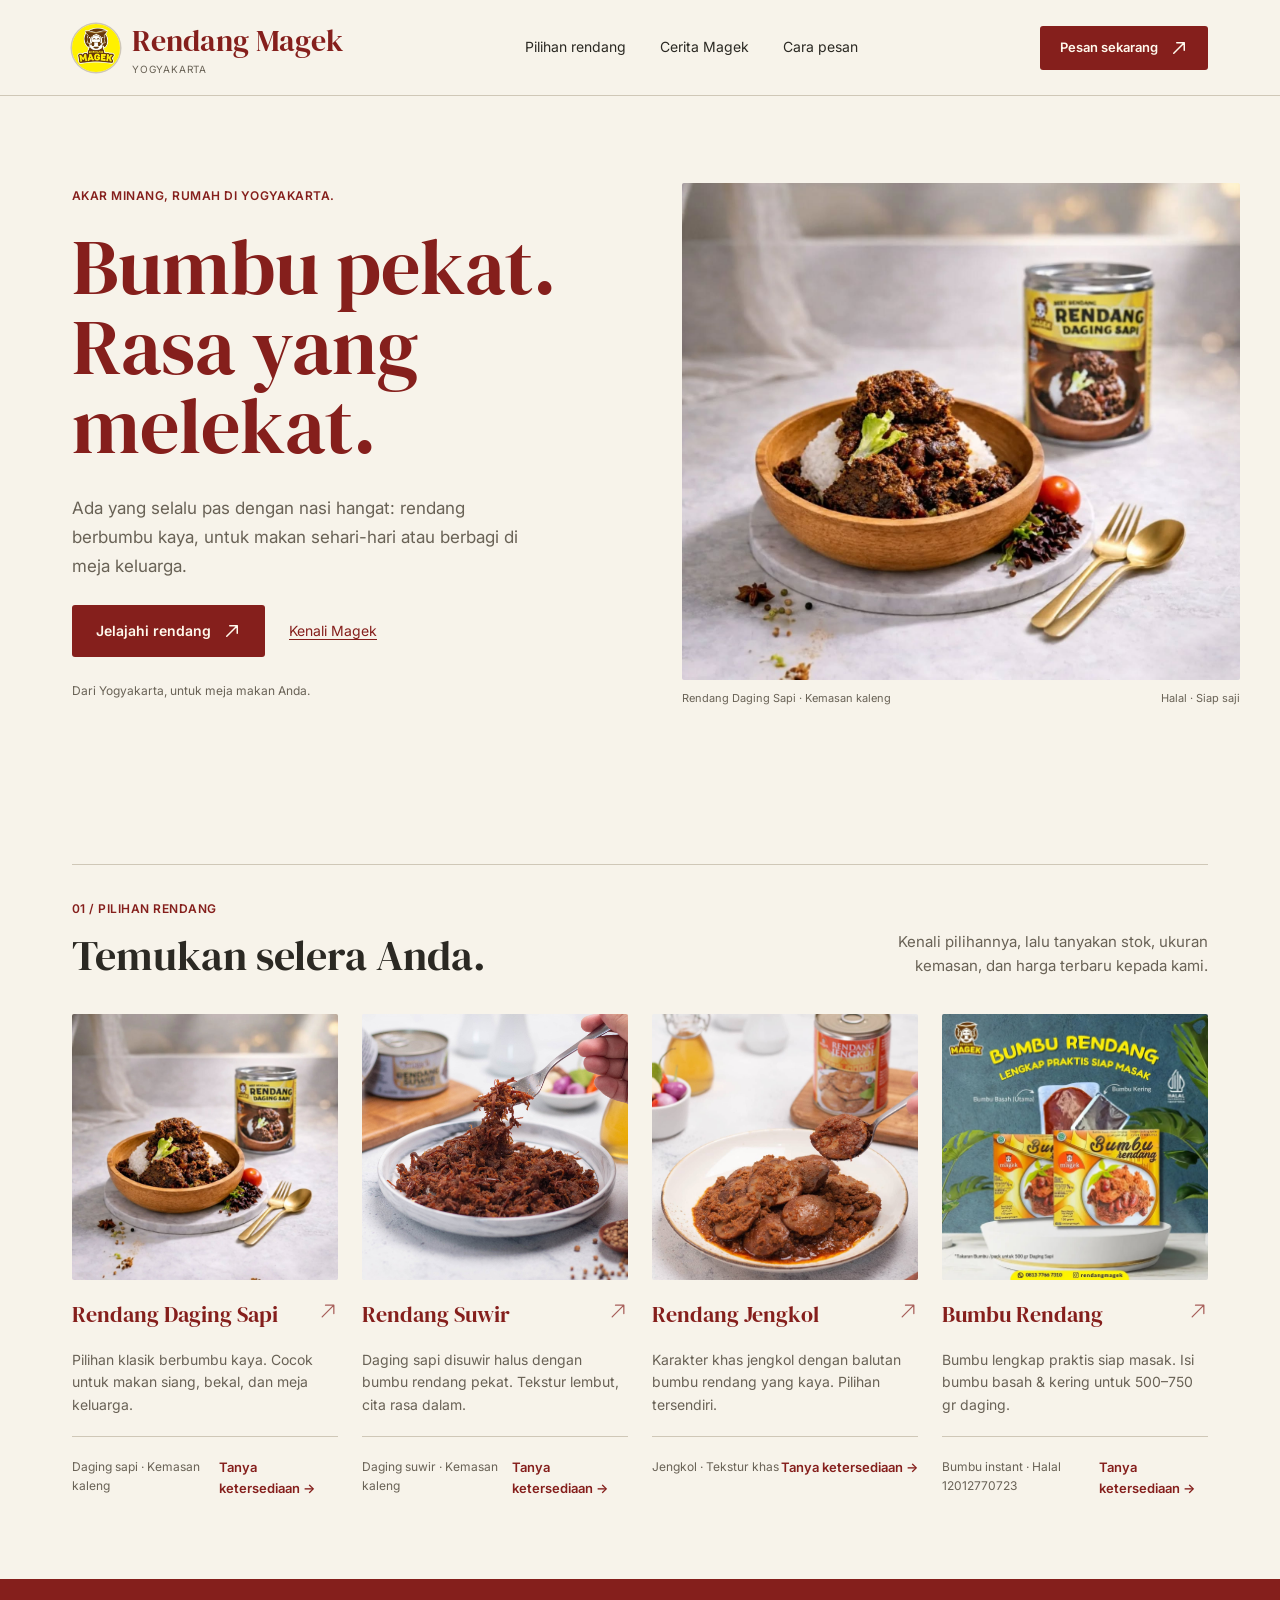
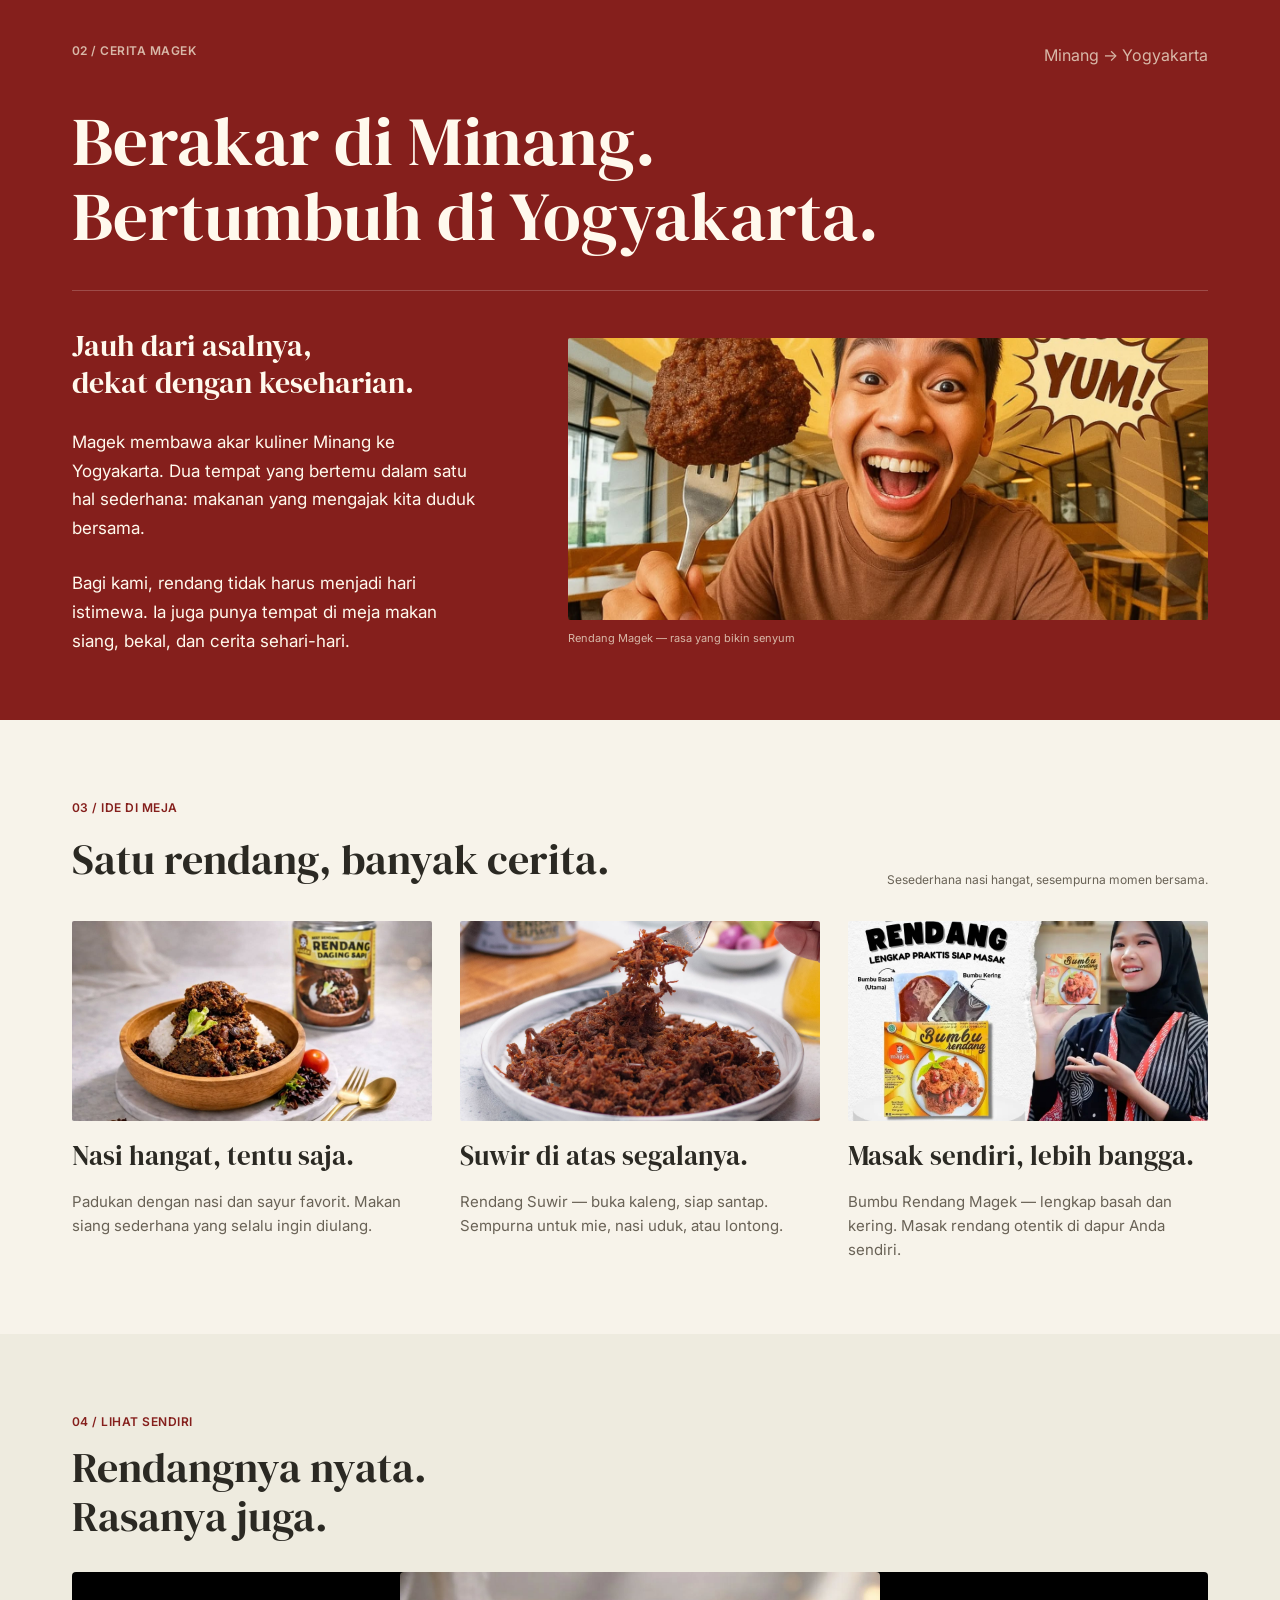
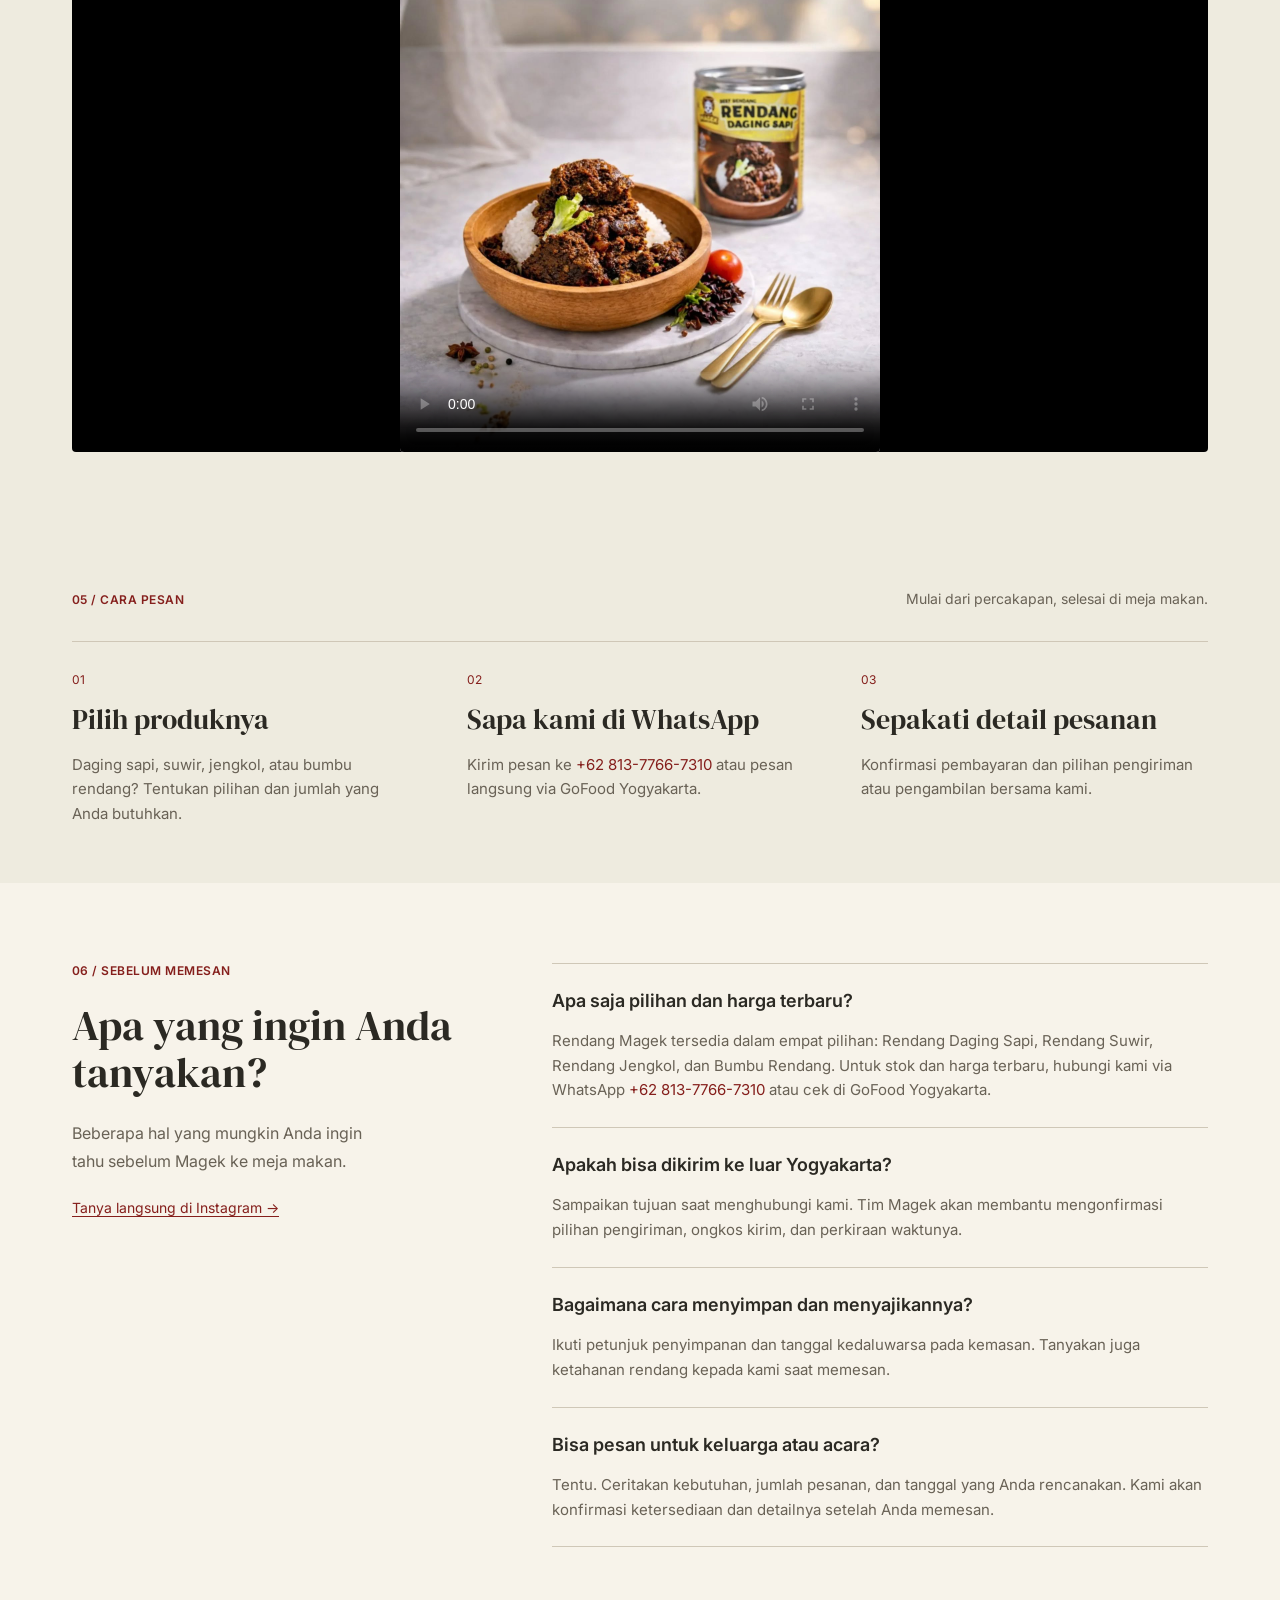
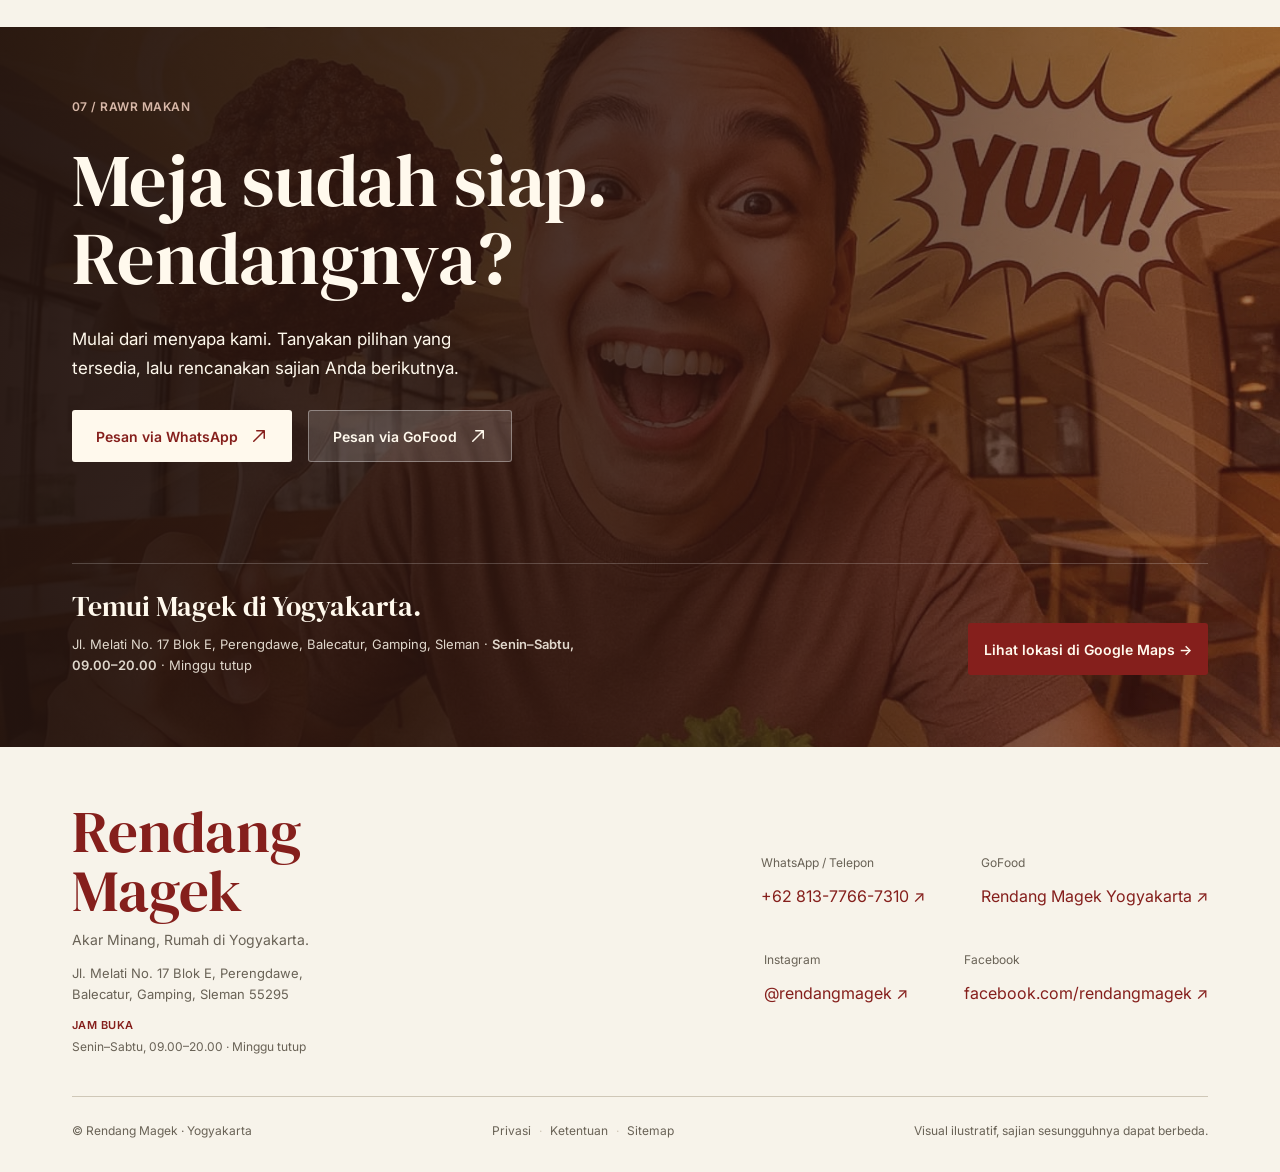
<file: index.html>
<!DOCTYPE html>
<html lang="id" prefix="og: https://ogp.me/ns#">
<head>
  <meta charset="UTF-8" />
  <meta name="viewport" content="width=device-width, initial-scale=1.0" />

  <!-- ========== PRIMARY SEO ========== -->
  <title>Rendang Magek Yogyakarta — Rendang Daging Sapi, Jengkol, Suwir &amp; Bumbu Rendang Khas Minangkabau</title>
  <meta name="description" content="Rendang Magek, rendang otentik khas Minangkabau di Yogyakarta. Tersedia Rendang Daging Sapi, Jengkol, Suwir, dan Bumbu Rendang praktis. Bersertifikat Halal. Pesan via WhatsApp atau GoFood." />
  <meta name="keywords" content="rendang magek, rendang yogyakarta, rendang minangkabau, rendang daging sapi, rendang jengkol, rendang suwir, bumbu rendang, rendang halal, rendang gamping sleman, beli rendang yogyakarta, rendang kemasan yogyakarta" />
  <meta name="robots" content="index, follow, max-snippet:-1, max-image-preview:large, max-video-preview:-1" />
  <meta name="author" content="Rendang Magek" />
  <meta name="geo.region" content="ID-YO" />
  <meta name="geo.placename" content="Gamping, Sleman, Yogyakarta" />
  <meta name="geo.position" content="-7.8130914;110.291462" />
  <meta name="ICBM" content="-7.8130914, 110.291462" />
  <link rel="canonical" href="https://rendang-magek.vercel.app/" />

  <!-- ========== OPEN GRAPH ========== -->
  <meta property="og:type" content="website" />
  <meta property="og:url" content="https://rendang-magek.vercel.app/" />
  <meta property="og:title" content="Rendang Magek — Bumbu pekat. Rasa yang melekat." />
  <meta property="og:description" content="Rendang otentik khas Minangkabau, hadir di Yogyakarta. Rendang Daging Sapi, Jengkol, Suwir, dan Bumbu Rendang. Halal certified. Pesan via WhatsApp atau GoFood." />
  <meta property="og:image" content="https://rendang-magek.vercel.app/gambar/produk1.jpeg" />
  <meta property="og:image:width" content="1440" />
  <meta property="og:image:height" content="1440" />
  <meta property="og:image:alt" content="Rendang Magek — Rendang Daging Sapi dalam mangkuk kayu dengan kaleng produk" />
  <meta property="og:locale" content="id_ID" />
  <meta property="og:site_name" content="Rendang Magek" />

  <!-- ========== TWITTER CARD ========== -->
  <meta name="twitter:card" content="summary_large_image" />
  <meta name="twitter:title" content="Rendang Magek — Bumbu pekat. Rasa yang melekat." />
  <meta name="twitter:description" content="Rendang otentik khas Minangkabau di Yogyakarta. Halal certified. Pesan via WhatsApp atau GoFood." />
  <meta name="twitter:image" content="https://rendang-magek.vercel.app/gambar/produk1.jpeg" />

  <!-- ========== SCHEMA.ORG JSON-LD ========== -->
  <script type="application/ld+json">
  {
    "@context": "https://schema.org",
    "@graph": [
      {
        "@type": "LocalBusiness",
        "@id": "https://rendang-magek.vercel.app/#business",
        "name": "Rendang Magek",
        "alternateName": "Rendang Magek Yogyakarta",
        "description": "Rendang Magek adalah usaha rendang otentik khas Minangkabau yang berlokasi di Yogyakarta, Indonesia. Menyajikan Rendang Daging Sapi, Rendang Suwir, Rendang Jengkol, dan Bumbu Rendang praktis. Bersertifikat Halal Indonesia No. 12012770723.",
        "url": "https://rendang-magek.vercel.app/",
        "telephone": "+62813-7766-7310",
        "image": "https://rendang-magek.vercel.app/gambar/produk1.jpeg",
        "logo": "https://rendang-magek.vercel.app/gambar/logo.jpg",
        "priceRange": "Rp",
        "servesCuisine": ["Minangkabau", "Indonesian"],
        "foundingLocation": {
          "@type": "Place",
          "name": "Yogyakarta, Indonesia"
        },
        "slogan": "Bumbu pekat. Rasa yang melekat.",
        "address": {
          "@type": "PostalAddress",
          "streetAddress": "Jl. Jatimas Permai, Jl. Melati No. 17 Blok E, Perengdawe, Balecatur",
          "addressLocality": "Gamping",
          "addressRegion": "Sleman",
          "postalCode": "55295",
          "addressCountry": "ID"
        },
        "geo": { "@type": "GeoCoordinates", "latitude": -7.8130914, "longitude": 110.291462 },
        "openingHoursSpecification": [
          {
            "@type": "OpeningHoursSpecification",
            "dayOfWeek": ["Monday","Tuesday","Wednesday","Thursday","Friday","Saturday"],
            "opens": "09:00",
            "closes": "20:00"
          }
        ],
        "sameAs": [
          "https://www.instagram.com/rendangmagek",
          "https://www.facebook.com/rendangmagek",
          "https://www.google.com/maps/place/Rendang+Magek/@-7.8130914,110.291462,17z"
        ],
        "hasMap": "https://www.google.com/maps/place/Rendang+Magek/@-7.8130914,110.291462,17z/data=!3m1!4b1!4m6!3m5!1s0x2e7a57822d2afd87:0x7fc4419632ce32b3!8m2!3d-7.8130914!4d110.291462!16s%2Fg%2F11cp7p2lmk",
        "menu": "https://rendang-magek.vercel.app/#produk",
        "acceptsReservations": false,
        "currenciesAccepted": "IDR",
        "paymentAccepted": "Transfer Bank, GoPay, OVO, QRIS"
      },
      {
        "@type": "WebSite",
        "@id": "https://rendang-magek.vercel.app/#website",
        "url": "https://rendang-magek.vercel.app/",
        "name": "Rendang Magek",
        "publisher": { "@id": "https://rendang-magek.vercel.app/#business" },
        "inLanguage": "id-ID"
      },
      {
        "@type": "WebPage",
        "@id": "https://rendang-magek.vercel.app/#webpage",
        "url": "https://rendang-magek.vercel.app/",
        "name": "Rendang Magek Yogyakarta — Rendang Daging Sapi, Jengkol, Suwir & Bumbu Rendang Khas Minangkabau",
        "datePublished": "2026-10-18",
        "dateModified": "2026-10-18",
        "isPartOf": { "@id": "https://rendang-magek.vercel.app/#website" },
        "about": { "@id": "https://rendang-magek.vercel.app/#business" },
        "inLanguage": "id-ID",
        "breadcrumb": {
          "@type": "BreadcrumbList",
          "itemListElement": [{ "@type": "ListItem", "position": 1, "name": "Beranda", "item": "https://rendang-magek.vercel.app/" }]
        }
      },
      {
        "@type": "ItemList",
        "name": "Produk Rendang Magek",
        "description": "Pilihan produk rendang otentik Minangkabau dari Rendang Magek Yogyakarta",
        "url": "https://rendang-magek.vercel.app/#produk",
        "numberOfItems": 4,
        "itemListElement": [
          {
            "@type": "ListItem",
            "position": 1,
            "item": {
              "@type": "Product",
              "name": "Rendang Daging Sapi",
              "description": "Rendang daging sapi khas Minangkabau dengan bumbu kelapa pekat tradisional. Kemasan kaleng siap saji. Bersertifikat Halal Indonesia.",
              "image": "https://rendang-magek.vercel.app/gambar/produk1.jpeg",
              "brand": { "@type": "Brand", "name": "Rendang Magek" },
              "offers": {
                "@type": "Offer",
                "availability": "https://schema.org/InStock",
                "priceCurrency": "IDR",
                "price": "0",
                "priceSpecification": {
                  "@type": "PriceSpecification",
                  "priceCurrency": "IDR",
                  "description": "Hubungi WhatsApp untuk harga terbaru"
                },
                "seller": { "@type": "Organization", "name": "Rendang Magek" },
                "url": "https://wa.me/6281377667310"
              }
            }
          },
          {
            "@type": "ListItem",
            "position": 2,
            "item": {
              "@type": "Product",
              "name": "Rendang Suwir",
              "description": "Daging sapi disuwir halus dengan bumbu rendang pekat khas Minangkabau. Kemasan kaleng siap saji. Bersertifikat Halal Indonesia.",
              "image": "https://rendang-magek.vercel.app/gambar/rendang-suwir.jpg",
              "brand": { "@type": "Brand", "name": "Rendang Magek" },
              "offers": {
                "@type": "Offer",
                "availability": "https://schema.org/InStock",
                "priceCurrency": "IDR",
                "price": "0",
                "priceSpecification": {
                  "@type": "PriceSpecification",
                  "priceCurrency": "IDR",
                  "description": "Hubungi WhatsApp untuk harga terbaru"
                },
                "seller": { "@type": "Organization", "name": "Rendang Magek" },
                "url": "https://wa.me/6281377667310"
              }
            }
          },
          {
            "@type": "ListItem",
            "position": 3,
            "item": {
              "@type": "Product",
              "name": "Rendang Jengkol",
              "description": "Rendang jengkol dengan bumbu kering kelapa panggang khas Minangkabau. Kemasan kaleng siap saji. Bersertifikat Halal Indonesia.",
              "image": "https://rendang-magek.vercel.app/gambar/rendang-jengkol.jpg",
              "brand": { "@type": "Brand", "name": "Rendang Magek" },
              "offers": {
                "@type": "Offer",
                "availability": "https://schema.org/InStock",
                "priceCurrency": "IDR",
                "price": "0",
                "priceSpecification": {
                  "@type": "PriceSpecification",
                  "priceCurrency": "IDR",
                  "description": "Hubungi WhatsApp untuk harga terbaru"
                },
                "seller": { "@type": "Organization", "name": "Rendang Magek" },
                "url": "https://wa.me/6281377667310"
              }
            }
          },
          {
            "@type": "ListItem",
            "position": 4,
            "item": {
              "@type": "Product",
              "name": "Bumbu Rendang Magek",
              "description": "Bumbu rendang lengkap praktis siap masak. Isi bumbu basah dan bumbu kering untuk 500–750 gr daging sapi. Bersertifikat Halal Indonesia No. 12012770723.",
              "image": "https://rendang-magek.vercel.app/gambar/bumbu-rendang-2.jpg",
              "brand": { "@type": "Brand", "name": "Rendang Magek" },
              "offers": {
                "@type": "Offer",
                "availability": "https://schema.org/InStock",
                "priceCurrency": "IDR",
                "price": "0",
                "priceSpecification": {
                  "@type": "PriceSpecification",
                  "priceCurrency": "IDR",
                  "description": "Hubungi WhatsApp untuk harga terbaru"
                },
                "seller": { "@type": "Organization", "name": "Rendang Magek" },
                "url": "https://wa.me/6281377667310"
              }
            }
          }
        ]
      },
      {
        "@type": "FAQPage",
        "mainEntity": [
          {
            "@type": "Question",
            "name": "Apa saja pilihan produk Rendang Magek?",
            "acceptedAnswer": { "@type": "Answer", "text": "Rendang Magek tersedia dalam empat pilihan: Rendang Daging Sapi, Rendang Jengkol, Rendang Suwir, dan Bumbu Rendang praktis. Semua produk bersertifikat Halal Indonesia." }
          },
          {
            "@type": "Question",
            "name": "Apakah Rendang Magek bisa dikirim ke luar Yogyakarta?",
            "acceptedAnswer": { "@type": "Answer", "text": "Ya, pengiriman ke luar Yogyakarta tersedia. Hubungi tim Rendang Magek via WhatsApp +62 813-7766-7310 untuk konfirmasi ongkos kirim dan perkiraan waktu." }
          },
          {
            "@type": "Question",
            "name": "Bagaimana cara menyimpan dan menyajikan rendang Magek?",
            "acceptedAnswer": { "@type": "Answer", "text": "Ikuti petunjuk penyimpanan dan tanggal kedaluwarsa pada kemasan. Tanyakan juga ketahanan produk kepada kami saat memesan." }
          },
          {
            "@type": "Question",
            "name": "Apakah Rendang Magek bisa dipesan untuk keluarga atau acara?",
            "acceptedAnswer": { "@type": "Answer", "text": "Ya, Rendang Magek melayani pesanan dalam jumlah besar. Ceritakan kebutuhan dan tanggal yang direncanakan via WhatsApp atau Instagram." }
          }
        ]
      }
    ]
  }
  </script>

  <!-- ========== AI & GEO SIGNALS ========== -->
  <link rel="alternate" type="text/plain" title="LLMs.txt" href="/llms.txt" />
  <meta name="revisit-after" content="7 days" />
  <meta name="language" content="Indonesian" />
  <meta name="coverage" content="Worldwide" />
  <meta name="classification" content="Food, Culinary, Indonesian Food" />

  <!-- ========== FAVICON & ICONS ========== -->
  <link rel="icon" type="image/x-icon" href="favicon.ico" />
  <link rel="icon" type="image/png" sizes="32x32" href="gambar/favicon-32.png" />
  <link rel="icon" type="image/png" sizes="16x16" href="gambar/favicon-16.png" />
  <link rel="apple-touch-icon" sizes="180x180" href="gambar/apple-touch-icon.png" />
  <link rel="manifest" href="site.webmanifest" />
  <meta name="theme-color" content="#851F1C" />
  <meta name="msapplication-TileColor" content="#851F1C" />
  <meta name="msapplication-TileImage" content="gambar/icon-192.png" />

  <link rel="preconnect" href="https://fonts.googleapis.com" />
  <link rel="preconnect" href="https://fonts.gstatic.com" crossorigin />
  <link href="https://fonts.googleapis.com/css2?family=DM+Serif+Display:ital@0;1&family=Inter:wght@400;600&display=swap" rel="stylesheet" />
  <link rel="stylesheet" href="style.css" />
</head>
<body>

  <!-- ===================== NAVIGASI ===================== -->
  <header class="nav" id="nav">
    <a href="/" class="nav__brand" aria-label="Rendang Magek — Beranda">
      <img
        src="gambar/logo.jpg"
        alt="Rendang Magek"
        class="nav__logo"
        width="48"
        height="48"
        loading="eager"
      />
      <div class="nav__brand-text">
        <span class="nav__brand-name">Rendang Magek</span>
        <span class="nav__brand-city">Yogyakarta</span>
      </div>
    </a>
    <nav class="nav__links" aria-label="Menu utama">
      <a href="#produk" class="nav__link">Pilihan rendang</a>
      <a href="#cerita" class="nav__link">Cerita Magek</a>
      <a href="#pesan" class="nav__link">Cara pesan</a>
    </nav>
    <a href="https://wa.me/6281377667310" target="_blank" rel="noopener" class="btn btn--nav" aria-label="Pesan via WhatsApp">
      Pesan sekarang
      <svg width="18" height="18" viewBox="0 0 18 18" fill="none" aria-hidden="true">
        <path d="M3.75 14.25L14.25 3.75M14.25 3.75H6.75M14.25 3.75V11.25" stroke="currentColor" stroke-width="1.5" stroke-linecap="round" stroke-linejoin="round"/>
      </svg>
    </a>
    <button class="nav__hamburger" aria-label="Buka menu" aria-expanded="false" aria-controls="mobile-menu">
      <span></span><span></span><span></span>
    </button>
  </header>

  <div class="mobile-menu" id="mobile-menu" aria-hidden="true" inert>
    <nav>
      <a href="#produk" class="mobile-menu__link" tabindex="-1">Pilihan rendang</a>
      <a href="#cerita" class="mobile-menu__link" tabindex="-1">Cerita Magek</a>
      <a href="#pesan" class="mobile-menu__link" tabindex="-1">Cara pesan</a>
      <a href="https://wa.me/6281377667310" target="_blank" rel="noopener" class="btn btn--dark" style="margin-top:8px;" tabindex="-1">Pesan via WhatsApp →</a>
    </nav>
  </div>

  <main>

    <!-- ===================== HERO ===================== -->
    <section class="hero" aria-labelledby="hero-headline">
      <div class="hero__copy">
        <p class="label-section">Akar Minang, rumah di Yogyakarta.</p>
        <h1 id="hero-headline" class="hero__headline">
          Bumbu pekat.<br>Rasa yang<br>melekat.
        </h1>
        <div class="hero__body">
          <p class="hero__desc">Ada yang selalu pas dengan nasi hangat: rendang berbumbu kaya, untuk makan sehari-hari atau berbagi di meja keluarga.</p>
          <div class="hero__ctas">
            <a href="#produk" class="btn btn--primary">
              Jelajahi rendang
              <svg width="18" height="18" viewBox="0 0 18 18" fill="none" aria-hidden="true">
                <path d="M3.75 14.25L14.25 3.75M14.25 3.75H6.75M14.25 3.75V11.25" stroke="currentColor" stroke-width="1.5" stroke-linecap="round" stroke-linejoin="round"/>
              </svg>
            </a>
            <a href="#cerita" class="link-underline">Kenali Magek</a>
          </div>
          <p class="hero__note">Dari Yogyakarta, untuk meja makan Anda.</p>
        </div>
      </div>

      <figure class="hero__visual" aria-label="Rendang Daging Sapi Magek dalam mangkuk kayu dengan kaleng produk">
        <div class="hero__img-wrap">
          <img
            src="gambar/produk1.jpeg"
            alt="Rendang Daging Sapi Magek dalam mangkuk kayu di atas alas marmer, dengan kaleng produk Rendang Magek di latar belakang"
            class="hero__img"
            width="718"
            height="640"
            loading="eager"
          />
        </div>
        <figcaption class="hero__caption">
          <span>Rendang Daging Sapi · Kemasan kaleng</span>
          <span>Halal · Siap saji</span>
        </figcaption>
      </figure>
    </section>

    <!-- ===================== PRODUK ===================== -->
    <section class="produk" id="produk" aria-labelledby="produk-headline">
      <div class="produk__inner">
        <div class="produk__divider" role="separator"></div>

        <div class="produk__header">
          <div class="produk__header-left">
            <p class="label-section">01 / Pilihan Rendang</p>
            <h2 id="produk-headline" class="produk__headline">Temukan selera Anda.</h2>
          </div>
          <p class="produk__header-note">Kenali pilihannya, lalu tanyakan stok, ukuran kemasan, dan harga terbaru kepada kami.</p>
        </div>

        <div class="produk__grid produk__grid--4">

          <!-- Produk 1: Rendang Daging Sapi -->
          <article class="produk__card produk__card--sm">
            <figure class="produk__foto produk__foto--sq">
              <img
                src="gambar/produk1.jpeg"
                alt="Rendang Daging Sapi Magek dalam mangkuk kayu dengan nasi putih dan kaleng produk"
                class="produk__foto-img"
                width="632"
                height="632"
                loading="lazy"
              />
            </figure>
            <div class="produk__nama-row">
              <h3 class="produk__nama produk__nama--sm">Rendang Daging Sapi</h3>
              <a href="https://wa.me/6281377667310" target="_blank" rel="noopener" aria-label="Pesan Rendang Daging Sapi">
                <svg width="20" height="20" viewBox="0 0 24 24" fill="none" aria-hidden="true">
                  <path d="M5 19L19 5M19 5H9M19 5V15" stroke="#851F1C" stroke-width="1.5" stroke-linecap="round" stroke-linejoin="round"/>
                </svg>
              </a>
            </div>
            <p class="produk__karakter produk__karakter--sm">Pilihan klasik berbumbu kaya. Cocok untuk makan siang, bekal, dan meja keluarga.</p>
            <div class="produk__divider" role="separator"></div>
            <div class="produk__info">
              <span class="produk__jenis">Daging sapi · Kemasan kaleng</span>
              <a href="https://wa.me/6281377667310" target="_blank" rel="noopener" class="produk__tanya">Tanya ketersediaan →</a>
            </div>
          </article>

          <!-- Produk 2: Rendang Suwir -->
          <article class="produk__card produk__card--sm">
            <figure class="produk__foto produk__foto--sq">
              <img
                src="gambar/rendang-suwir.jpg"
                alt="Rendang Suwir Magek — daging sapi disuwir halus berbumbu rendang pekat dalam piring putih, diangkat dengan garpu"
                class="produk__foto-img"
                width="632"
                height="632"
                loading="lazy"
              />
            </figure>
            <div class="produk__nama-row">
              <h3 class="produk__nama produk__nama--sm">Rendang Suwir</h3>
              <a href="https://wa.me/6281377667310" target="_blank" rel="noopener" aria-label="Pesan Rendang Suwir">
                <svg width="20" height="20" viewBox="0 0 24 24" fill="none" aria-hidden="true">
                  <path d="M5 19L19 5M19 5H9M19 5V15" stroke="#851F1C" stroke-width="1.5" stroke-linecap="round" stroke-linejoin="round"/>
                </svg>
              </a>
            </div>
            <p class="produk__karakter produk__karakter--sm">Daging sapi disuwir halus dengan bumbu rendang pekat. Tekstur lembut, cita rasa dalam.</p>
            <div class="produk__divider" role="separator"></div>
            <div class="produk__info">
              <span class="produk__jenis">Daging suwir · Kemasan kaleng</span>
              <a href="https://wa.me/6281377667310" target="_blank" rel="noopener" class="produk__tanya">Tanya ketersediaan →</a>
            </div>
          </article>

          <!-- Produk 3: Rendang Jengkol -->
          <article class="produk__card produk__card--sm">
            <figure class="produk__foto produk__foto--sq">
              <img
                src="gambar/rendang-jengkol.jpg"
                alt="Rendang Jengkol Magek — irisan jengkol berbumbu pekat dalam piring keramik putih, diangkat dengan sendok, dengan kaleng produk di latar belakang"
                class="produk__foto-img"
                width="632"
                height="632"
                loading="lazy"
              />
            </figure>
            <div class="produk__nama-row">
              <h3 class="produk__nama produk__nama--sm">Rendang Jengkol</h3>
              <a href="https://wa.me/6281377667310" target="_blank" rel="noopener" aria-label="Pesan Rendang Jengkol">
                <svg width="20" height="20" viewBox="0 0 24 24" fill="none" aria-hidden="true">
                  <path d="M5 19L19 5M19 5H9M19 5V15" stroke="#851F1C" stroke-width="1.5" stroke-linecap="round" stroke-linejoin="round"/>
                </svg>
              </a>
            </div>
            <p class="produk__karakter produk__karakter--sm">Karakter khas jengkol dengan balutan bumbu rendang yang kaya. Pilihan tersendiri.</p>
            <div class="produk__divider" role="separator"></div>
            <div class="produk__info">
              <span class="produk__jenis">Jengkol · Tekstur khas</span>
              <a href="https://wa.me/6281377667310" target="_blank" rel="noopener" class="produk__tanya">Tanya ketersediaan →</a>
            </div>
          </article>

          <!-- Produk 4: Bumbu Rendang -->
          <article class="produk__card produk__card--sm">
            <figure class="produk__foto produk__foto--sq">
              <img
                src="gambar/bumbu-rendang-2.jpg"
                alt="Bumbu Rendang Magek — kotak bumbu lengkap dengan bumbu basah dan bumbu kering, halal certified"
                class="produk__foto-img"
                width="632"
                height="632"
                loading="lazy"
              />
            </figure>
            <div class="produk__nama-row">
              <h3 class="produk__nama produk__nama--sm">Bumbu Rendang</h3>
              <a href="https://wa.me/6281377667310" target="_blank" rel="noopener" aria-label="Pesan Bumbu Rendang">
                <svg width="20" height="20" viewBox="0 0 24 24" fill="none" aria-hidden="true">
                  <path d="M5 19L19 5M19 5H9M19 5V15" stroke="#851F1C" stroke-width="1.5" stroke-linecap="round" stroke-linejoin="round"/>
                </svg>
              </a>
            </div>
            <p class="produk__karakter produk__karakter--sm">Bumbu lengkap praktis siap masak. Isi bumbu basah &amp; kering untuk 500–750 gr daging.</p>
            <div class="produk__divider" role="separator"></div>
            <div class="produk__info">
              <span class="produk__jenis">Bumbu instant · Halal 12012770723</span>
              <a href="https://wa.me/6281377667310" target="_blank" rel="noopener" class="produk__tanya">Tanya ketersediaan →</a>
            </div>
          </article>

        </div>
      </div>
    </section>

    <!-- ===================== CERITA ===================== -->
    <section class="cerita" id="cerita" aria-labelledby="cerita-headline">
      <div class="cerita__inner">
        <div class="cerita__top">
          <p class="label-section label-section--light">02 / Cerita Magek</p>
          <p class="cerita__asal label-section--light">Minang → Yogyakarta</p>
        </div>
        <h2 id="cerita-headline" class="cerita__headline">
          Berakar di Minang.<br>Bertumbuh di Yogyakarta.
        </h2>
        <div class="cerita__divider" role="separator"></div>
        <div class="cerita__body">
          <div class="cerita__teks">
            <p class="cerita__sub">Jauh dari asalnya,<br>dekat dengan keseharian.</p>
            <p class="cerita__para">Magek membawa akar kuliner Minang ke Yogyakarta. Dua tempat yang bertemu dalam satu hal sederhana: makanan yang mengajak kita duduk bersama.</p>
            <p class="cerita__para">Bagi kami, rendang tidak harus menjadi hari istimewa. Ia juga punya tempat di meja makan siang, bekal, dan cerita sehari-hari.</p>
          </div>
          <figure class="cerita__visual" aria-label="Foto iklan Rendang Magek — pria bahagia memegang rendang dengan garpu">
            <div class="cerita__img-wrap">
              <img
                src="gambar/iklan-rendang.jpeg"
                alt="Pria bahagia memegang garpu dengan rendang Magek, di depan piring nasi dengan sambal dan sayuran segar"
                class="cerita__img"
                width="800"
                height="800"
                loading="lazy"
              />
            </div>
            <figcaption class="cerita__keterangan">Rendang Magek — rasa yang bikin senyum</figcaption>
          </figure>
        </div>
      </div>
    </section>

    <!-- ===================== IDE SAJIAN ===================== -->
    <section class="ide" id="ide" aria-labelledby="ide-headline">
      <div class="ide__inner">
        <div class="ide__header">
          <div class="ide__header-left">
            <p class="label-section">03 / Ide di Meja</p>
            <h2 id="ide-headline" class="ide__headline">Satu rendang, banyak cerita.</h2>
          </div>
          <p class="ide__note">Sesederhana nasi hangat, sesempurna momen bersama.</p>
        </div>

        <div class="ide__grid">
          <article class="ide__card">
            <figure class="ide__foto">
              <img
                src="gambar/produk1.jpeg"
                alt="Rendang Daging Sapi dalam mangkuk kayu dengan nasi putih, sajian lengkap"
                class="ide__foto-img"
                width="413"
                height="230"
                loading="lazy"
              />
            </figure>
            <h3 class="ide__nama">Nasi hangat, tentu saja.</h3>
            <p class="ide__saran">Padukan dengan nasi dan sayur favorit. Makan siang sederhana yang selalu ingin diulang.</p>
          </article>

          <article class="ide__card">
            <figure class="ide__foto">
              <img
                src="gambar/rendang-suwir.jpg"
                alt="Rendang Suwir Magek diangkat dengan garpu, tekstur halus berbumbu pekat"
                class="ide__foto-img"
                width="413"
                height="230"
                loading="lazy"
              />
            </figure>
            <h3 class="ide__nama">Suwir di atas segalanya.</h3>
            <p class="ide__saran">Rendang Suwir — buka kaleng, siap santap. Sempurna untuk mie, nasi uduk, atau lontong.</p>
          </article>

          <article class="ide__card">
            <figure class="ide__foto">
              <img
                src="gambar/bumbu-rendang.jpg"
                alt="Bumbu Rendang Magek — kotak bumbu praktis untuk memasak rendang sendiri di rumah"
                class="ide__foto-img"
                width="413"
                height="230"
                loading="lazy"
              />
            </figure>
            <h3 class="ide__nama">Masak sendiri, lebih bangga.</h3>
            <p class="ide__saran">Bumbu Rendang Magek — lengkap basah dan kering. Masak rendang otentik di dapur Anda sendiri.</p>
          </article>
        </div>
      </div>
    </section>

    <!-- ===================== VIDEO IKLAN ===================== -->
    <section class="video-section" id="video" aria-labelledby="video-headline">
      <div class="video-section__inner">
        <div class="video-section__header">
          <p class="label-section">04 / Lihat Sendiri</p>
          <h2 id="video-headline" class="video-section__headline">Rendangnya nyata.<br>Rasanya juga.</h2>
        </div>
        <div class="video-section__wrap">
          <video
            class="video-section__video"
            controls
            preload="metadata"
            poster="gambar/produk1.jpeg"
            aria-label="Video iklan Rendang Magek Yogyakarta"
          >
            <source src="gambar/iklan-video-rendang.mp4" type="video/mp4" />
            Browser Anda tidak mendukung video. <a href="gambar/iklan-video-rendang.mp4">Unduh video</a>.
          </video>
        </div>
      </div>
    </section>

    <!-- ===================== CARA PESAN ===================== -->
    <section class="pesan" id="pesan" aria-labelledby="pesan-headline">
      <div class="pesan__inner">
        <div class="pesan__top">
          <p class="label-section">05 / Cara Pesan</p>
          <p class="pesan__intro">Mulai dari percakapan, selesai di meja makan.</p>
        </div>
        <div class="pesan__divider" role="separator"></div>
        <div class="pesan__steps">
          <div class="pesan__step">
            <span class="pesan__nomor" aria-hidden="true">01</span>
            <h3 class="pesan__judul">Pilih produknya</h3>
            <p class="pesan__penjelasan">Daging sapi, suwir, jengkol, atau bumbu rendang? Tentukan pilihan dan jumlah yang Anda butuhkan.</p>
          </div>
          <div class="pesan__step">
            <span class="pesan__nomor" aria-hidden="true">02</span>
            <h3 class="pesan__judul">Sapa kami di WhatsApp</h3>
            <p class="pesan__penjelasan">Kirim pesan ke <a href="https://wa.me/6281377667310" target="_blank" rel="noopener" style="color:var(--red);">+62 813-7766-7310</a> atau pesan langsung via GoFood Yogyakarta.</p>
          </div>
          <div class="pesan__step">
            <span class="pesan__nomor" aria-hidden="true">03</span>
            <h3 class="pesan__judul">Sepakati detail pesanan</h3>
            <p class="pesan__penjelasan">Konfirmasi pembayaran dan pilihan pengiriman atau pengambilan bersama kami.</p>
          </div>
        </div>
      </div>
    </section>

    <!-- ===================== FAQ ===================== -->
    <section class="faq" id="faq" aria-labelledby="faq-headline">
      <div class="faq__inner">
        <div class="faq__kiri">
          <p class="label-section">06 / Sebelum Memesan</p>
          <h2 id="faq-headline" class="faq__headline">Apa yang ingin Anda tanyakan?</h2>
          <p class="faq__desc">Beberapa hal yang mungkin Anda ingin tahu sebelum Magek ke meja makan.</p>
          <a href="https://www.instagram.com/rendangmagek" target="_blank" rel="noopener" class="link-underline">Tanya langsung di Instagram →</a>
        </div>

        <div class="faq__kanan">
          <div class="faq__item">
            <div class="faq__divider" role="separator"></div>
            <div class="faq__qa">
              <dt class="faq__q">Apa saja pilihan dan harga terbaru?</dt>
              <dd class="faq__a">Rendang Magek tersedia dalam empat pilihan: Rendang Daging Sapi, Rendang Suwir, Rendang Jengkol, dan Bumbu Rendang. Untuk stok dan harga terbaru, hubungi kami via WhatsApp <a href="https://wa.me/6281377667310" target="_blank" rel="noopener" style="color:var(--red);">+62 813-7766-7310</a> atau cek di GoFood Yogyakarta.</dd>
            </div>
          </div>
          <div class="faq__item">
            <div class="faq__divider" role="separator"></div>
            <div class="faq__qa">
              <dt class="faq__q">Apakah bisa dikirim ke luar Yogyakarta?</dt>
              <dd class="faq__a">Sampaikan tujuan saat menghubungi kami. Tim Magek akan membantu mengonfirmasi pilihan pengiriman, ongkos kirim, dan perkiraan waktunya.</dd>
            </div>
          </div>
          <div class="faq__item">
            <div class="faq__divider" role="separator"></div>
            <div class="faq__qa">
              <dt class="faq__q">Bagaimana cara menyimpan dan menyajikannya?</dt>
              <dd class="faq__a">Ikuti petunjuk penyimpanan dan tanggal kedaluwarsa pada kemasan. Tanyakan juga ketahanan rendang kepada kami saat memesan.</dd>
            </div>
          </div>
          <div class="faq__item">
            <div class="faq__divider" role="separator"></div>
            <div class="faq__qa">
              <dt class="faq__q">Bisa pesan untuk keluarga atau acara?</dt>
              <dd class="faq__a">Tentu. Ceritakan kebutuhan, jumlah pesanan, dan tanggal yang Anda rencanakan. Kami akan konfirmasi ketersediaan dan detailnya setelah Anda memesan.</dd>
            </div>
          </div>
          <div class="faq__divider" role="separator"></div>
        </div>
      </div>
    </section>

    <!-- ===================== CTA PENUTUP ===================== -->
    <section class="cta-penutup" id="hubungi" aria-labelledby="cta-headline">
      <div class="cta-penutup__bg" aria-hidden="true">
        <img
          src="gambar/iklan-rendang.jpeg"
          alt=""
          class="cta-penutup__bg-img"
          width="1440"
          height="720"
          loading="lazy"
        />
        <div class="cta-penutup__overlay"></div>
      </div>

      <div class="cta-penutup__inner">
        <div class="cta-penutup__ajakan">
          <p class="label-section label-section--light">07 / Rawr Makan</p>
          <h2 id="cta-headline" class="cta-penutup__headline">
            Meja sudah siap.<br>Rendangnya?
          </h2>
          <p class="cta-penutup__desc">Mulai dari menyapa kami. Tanyakan pilihan yang tersedia, lalu rencanakan sajian Anda berikutnya.</p>
          <div class="cta-penutup__order">
            <a href="https://wa.me/6281377667310" target="_blank" rel="noopener" class="btn btn--light">
              Pesan via WhatsApp
              <svg width="18" height="18" viewBox="0 0 18 18" fill="none" aria-hidden="true">
                <path d="M3.75 14.25L14.25 3.75M14.25 3.75H6.75M14.25 3.75V11.25" stroke="currentColor" stroke-width="1.5" stroke-linecap="round" stroke-linejoin="round"/>
              </svg>
            </a>
            <a href="https://gofood.co.id/yogyakarta/restaurant/rendang-magek-yogyakarta-4b4f07b7-a28e-4dba-8d3e-6f76ba82fd8c" target="_blank" rel="noopener" class="btn btn--gofood">
              Pesan via GoFood
              <svg width="18" height="18" viewBox="0 0 18 18" fill="none" aria-hidden="true">
                <path d="M3.75 14.25L14.25 3.75M14.25 3.75H6.75M14.25 3.75V11.25" stroke="currentColor" stroke-width="1.5" stroke-linecap="round" stroke-linejoin="round"/>
              </svg>
            </a>
          </div>
        </div>

        <div class="cta-penutup__kontak">
          <div class="cta-penutup__divider" role="separator"></div>
          <div class="cta-penutup__destinasi">
            <div class="cta-penutup__lokasi">
              <p class="cta-penutup__kota">Temui Magek di Yogyakarta.</p>
              <p class="cta-penutup__petunjuk">Jl. Melati No. 17 Blok E, Perengdawe, Balecatur, Gamping, Sleman · <strong>Senin–Sabtu, 09.00–20.00</strong> · Minggu tutup
            </div>
            <a
              href="https://www.google.com/maps/place/Rendang+Magek/@-7.8130914,110.291462,17z/data=!3m1!4b1!4m6!3m5!1s0x2e7a57822d2afd87:0x7fc4419632ce32b3!8m2!3d-7.8130914!4d110.291462!16s%2Fg%2F11cp7p2lmk"
              target="_blank"
              rel="noopener"
              class="btn btn--maps"
            >
              Lihat lokasi di Google Maps →
            </a>
          </div>
        </div>
      </div>
    </section>

  </main>

  <!-- ===================== FOOTER ===================== -->
  <footer class="footer" aria-label="Informasi Rendang Magek">
    <div class="footer__inner">
      <div class="footer__identitas">
        <p class="footer__nama">Rendang Magek</p>
        <p class="footer__tagline">Akar Minang, Rumah di Yogyakarta.</p>
        <address class="footer__alamat">
          Jl. Melati No. 17 Blok E, Perengdawe,<br>
          Balecatur, Gamping, Sleman 55295
        </address>
        <div class="footer__jam">
          <span class="footer__jam-label">Jam buka</span>
          <span>Senin–Sabtu, 09.00–20.00 · Minggu tutup</span>
        </div>
      </div>

      <div class="footer__sosial">
        <div class="footer__sosial-item">
          <p class="footer__sosial-label">WhatsApp / Telepon</p>
          <a href="https://wa.me/6281377667310" target="_blank" rel="noopener" class="footer__sosial-link">+62 813-7766-7310 ↗</a>
        </div>
        <div class="footer__sosial-item">
          <p class="footer__sosial-label">GoFood</p>
          <a href="https://gofood.co.id/yogyakarta/restaurant/rendang-magek-yogyakarta-4b4f07b7-a28e-4dba-8d3e-6f76ba82fd8c" target="_blank" rel="noopener" class="footer__sosial-link">Rendang Magek Yogyakarta ↗</a>
        </div>
        <div class="footer__sosial-item">
          <p class="footer__sosial-label">Instagram</p>
          <a href="https://www.instagram.com/rendangmagek" target="_blank" rel="noopener" class="footer__sosial-link">@rendangmagek ↗</a>
        </div>
        <div class="footer__sosial-item">
          <p class="footer__sosial-label">Facebook</p>
          <a href="https://www.facebook.com/rendangmagek" target="_blank" rel="noopener" class="footer__sosial-link">facebook.com/rendangmagek ↗</a>
        </div>
      </div>
    </div>

    <div class="footer__divider" role="separator"></div>

    <div class="footer__bawah">
      <p class="footer__copy">© Rendang Magek · Yogyakarta</p>
      <nav class="footer__legal" aria-label="Halaman legal">
        <a href="privasi.html" class="footer__legal-link">Privasi</a>
        <span class="footer__legal-sep" aria-hidden="true">·</span>
        <a href="ketentuan.html" class="footer__legal-link">Ketentuan</a>
        <span class="footer__legal-sep" aria-hidden="true">·</span>
        <a href="sitemap.xml" class="footer__legal-link">Sitemap</a>
      </nav>
      <p class="footer__visual-note">Visual ilustratif, sajian sesungguhnya dapat berbeda.</p>
    </div>
  </footer>

  <script src="main.js"></script>
</body>
</html>
</file>
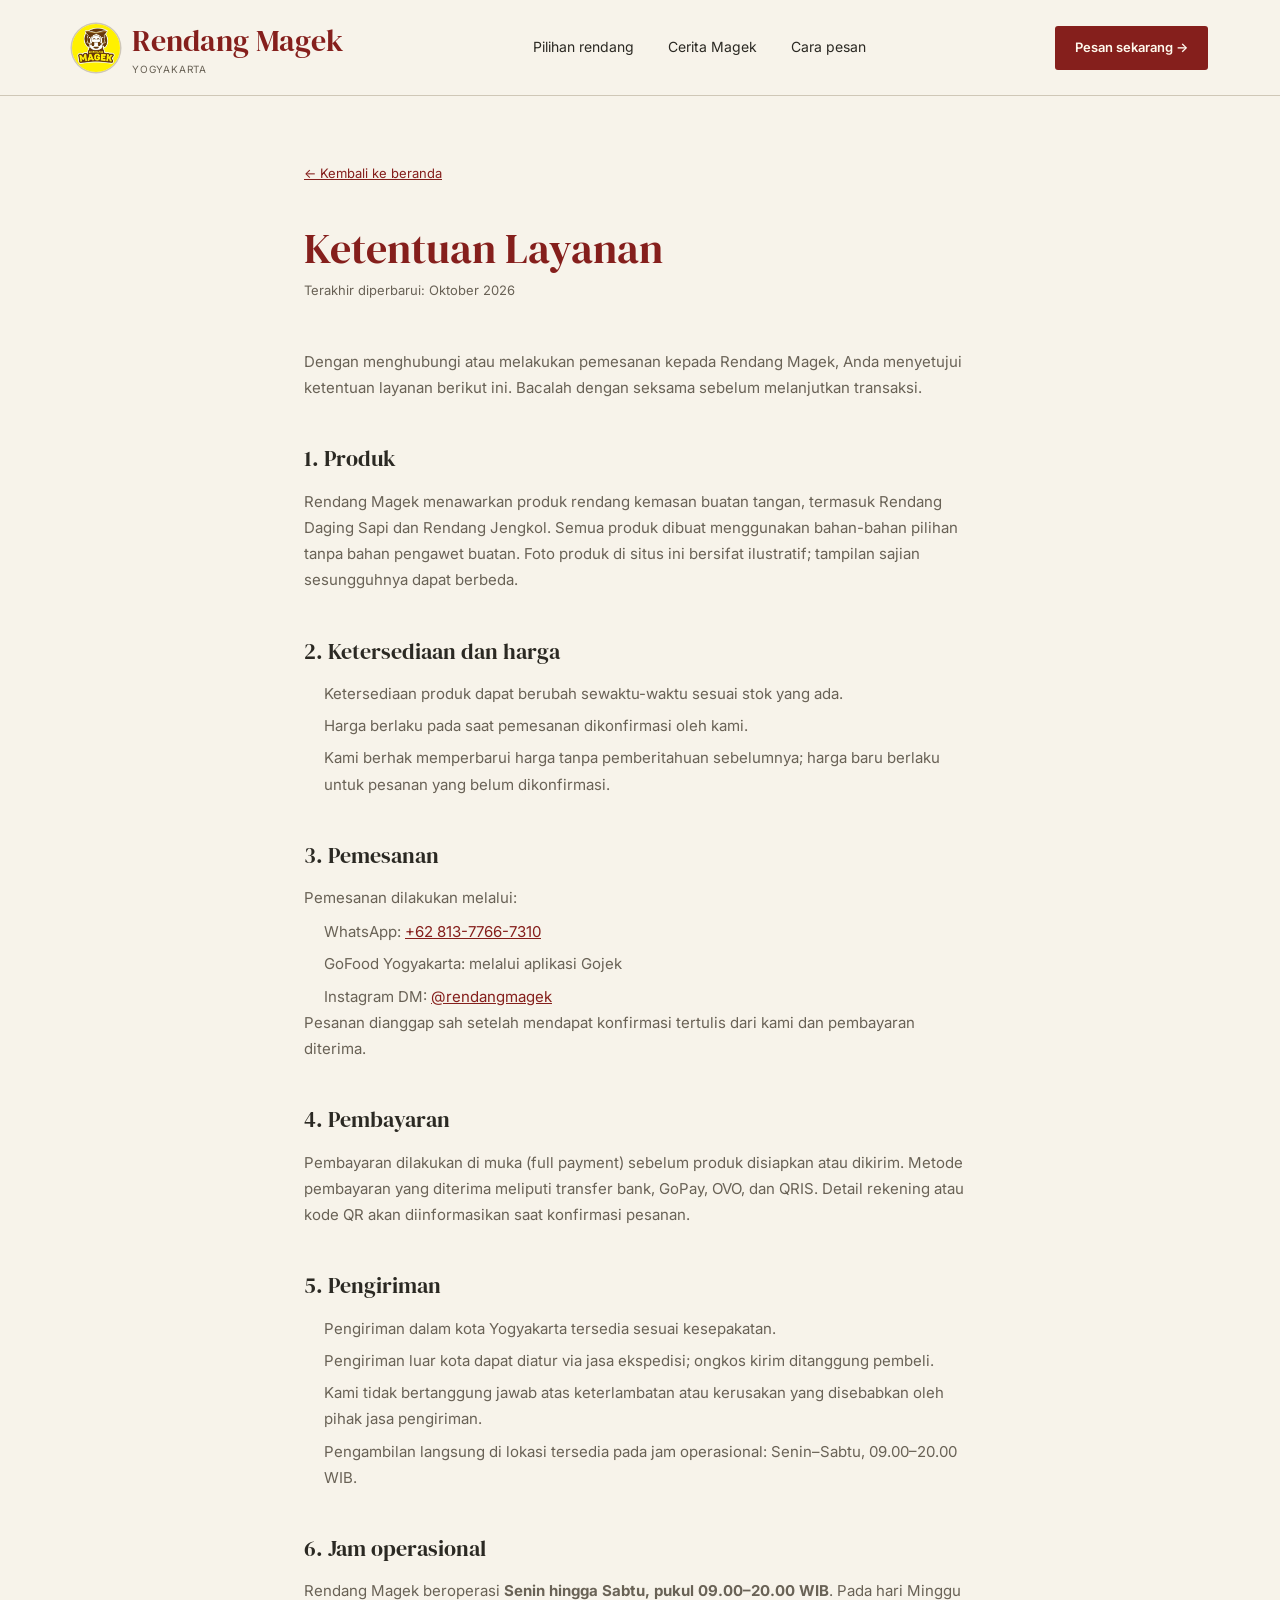
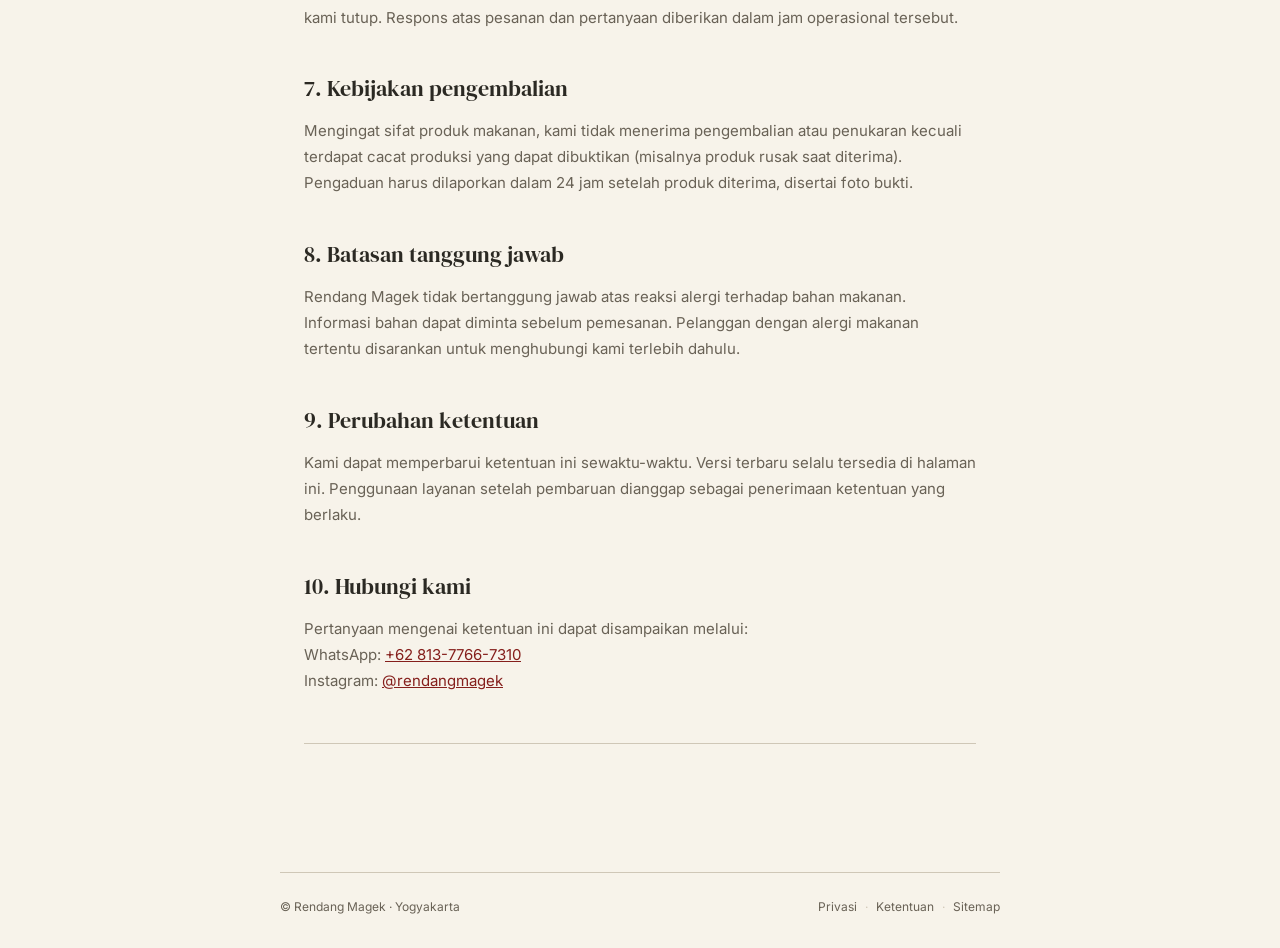
<file: ketentuan.html>
<!DOCTYPE html>
<html lang="id">
<head>
  <meta charset="UTF-8" />
  <meta name="viewport" content="width=device-width, initial-scale=1.0" />
  <title>Ketentuan Layanan — Rendang Magek Yogyakarta</title>
  <meta name="description" content="Ketentuan layanan Rendang Magek mengatur pemesanan, pembayaran, pengiriman, dan kebijakan pengembalian produk." />
  <meta name="robots" content="noindex, follow" />
  <link rel="canonical" href="https://rendang-magek.vercel.app/ketentuan.html" />
  <meta property="og:type" content="website" />
  <meta property="og:title" content="Ketentuan Layanan — Rendang Magek" />
  <meta property="og:url" content="https://rendang-magek.vercel.app/ketentuan.html" />
  <link rel="icon" type="image/x-icon" href="favicon.ico" />
  <link rel="icon" type="image/png" sizes="32x32" href="gambar/favicon-32.png" />
  <link rel="apple-touch-icon" sizes="180x180" href="gambar/apple-touch-icon.png" />
  <link rel="manifest" href="site.webmanifest" />
  <meta name="theme-color" content="#851F1C" />
  <link rel="preconnect" href="https://fonts.googleapis.com" />
  <link rel="preconnect" href="https://fonts.gstatic.com" crossorigin />
  <link href="https://fonts.googleapis.com/css2?family=DM+Serif+Display:ital@0;1&family=Inter:wght@400;600&display=swap" rel="stylesheet" />
  <link rel="stylesheet" href="style.css" />
  <style>
    .halaman-legal { max-width: 720px; margin: 0 auto; padding: 64px 24px 96px; }
    .halaman-legal h1 { font-family: 'DM Serif Display', serif; font-size: 42px; font-weight: 400; color: #851F1C; margin-bottom: 8px; line-height: 1.15; }
    .halaman-legal .tanggal { font-size: 13px; color: #696256; margin-bottom: 48px; display: block; }
    .halaman-legal h2 { font-family: 'DM Serif Display', serif; font-size: 22px; font-weight: 400; color: #2B2923; margin: 40px 0 12px; }
    .halaman-legal p, .halaman-legal li { font-size: 15px; line-height: 1.75; color: #696256; }
    .halaman-legal ul { padding-left: 20px; margin-top: 8px; display: flex; flex-direction: column; gap: 6px; }
    .halaman-legal a { color: #851F1C; text-decoration: underline; }
    .halaman-legal .divider { height: 1px; background: #CFC7B7; margin: 48px 0 0; }
    .back-link { display: inline-flex; align-items: center; gap: 6px; font-size: 13px; color: #851F1C; text-decoration: none; margin-bottom: 40px; }
    .back-link:hover { opacity: 0.7; }
  </style>
</head>
<body>

  <header class="nav" id="nav">
    <a href="index.html" class="nav__brand" aria-label="Kembali ke Rendang Magek">
      <img src="gambar/logo.jpg" alt="Rendang Magek" class="nav__logo" width="48" height="48" loading="eager"/>
      <div class="nav__brand-text">
        <span class="nav__brand-name">Rendang Magek</span>
        <span class="nav__brand-city">Yogyakarta</span>
      </div>
    </a>
    <nav class="nav__links" aria-label="Menu utama">
      <a href="index.html#produk" class="nav__link">Pilihan rendang</a>
      <a href="index.html#cerita" class="nav__link">Cerita Magek</a>
      <a href="index.html#pesan" class="nav__link">Cara pesan</a>
    </nav>
    <a href="https://wa.me/6281377667310" target="_blank" rel="noopener" class="btn btn--nav">Pesan sekarang →</a>
  </header>

  <main>
    <div class="halaman-legal">
      <a href="index.html" class="back-link">← Kembali ke beranda</a>
      <h1>Ketentuan Layanan</h1>
      <span class="tanggal">Terakhir diperbarui: Oktober 2026</span>

      <p>Dengan menghubungi atau melakukan pemesanan kepada Rendang Magek, Anda menyetujui ketentuan layanan berikut ini. Bacalah dengan seksama sebelum melanjutkan transaksi.</p>

      <h2>1. Produk</h2>
      <p>Rendang Magek menawarkan produk rendang kemasan buatan tangan, termasuk Rendang Daging Sapi dan Rendang Jengkol. Semua produk dibuat menggunakan bahan-bahan pilihan tanpa bahan pengawet buatan. Foto produk di situs ini bersifat ilustratif; tampilan sajian sesungguhnya dapat berbeda.</p>

      <h2>2. Ketersediaan dan harga</h2>
      <ul>
        <li>Ketersediaan produk dapat berubah sewaktu-waktu sesuai stok yang ada.</li>
        <li>Harga berlaku pada saat pemesanan dikonfirmasi oleh kami.</li>
        <li>Kami berhak memperbarui harga tanpa pemberitahuan sebelumnya; harga baru berlaku untuk pesanan yang belum dikonfirmasi.</li>
      </ul>

      <h2>3. Pemesanan</h2>
      <p>Pemesanan dilakukan melalui:</p>
      <ul>
        <li>WhatsApp: <a href="https://wa.me/6281377667310">+62 813-7766-7310</a></li>
        <li>GoFood Yogyakarta: melalui aplikasi Gojek</li>
        <li>Instagram DM: <a href="https://www.instagram.com/rendangmagek" target="_blank" rel="noopener">@rendangmagek</a></li>
      </ul>
      <p>Pesanan dianggap sah setelah mendapat konfirmasi tertulis dari kami dan pembayaran diterima.</p>

      <h2>4. Pembayaran</h2>
      <p>Pembayaran dilakukan di muka (full payment) sebelum produk disiapkan atau dikirim. Metode pembayaran yang diterima meliputi transfer bank, GoPay, OVO, dan QRIS. Detail rekening atau kode QR akan diinformasikan saat konfirmasi pesanan.</p>

      <h2>5. Pengiriman</h2>
      <ul>
        <li>Pengiriman dalam kota Yogyakarta tersedia sesuai kesepakatan.</li>
        <li>Pengiriman luar kota dapat diatur via jasa ekspedisi; ongkos kirim ditanggung pembeli.</li>
        <li>Kami tidak bertanggung jawab atas keterlambatan atau kerusakan yang disebabkan oleh pihak jasa pengiriman.</li>
        <li>Pengambilan langsung di lokasi tersedia pada jam operasional: Senin–Sabtu, 09.00–20.00 WIB.</li>
      </ul>

      <h2>6. Jam operasional</h2>
      <p>Rendang Magek beroperasi <strong>Senin hingga Sabtu, pukul 09.00–20.00 WIB</strong>. Pada hari Minggu kami tutup. Respons atas pesanan dan pertanyaan diberikan dalam jam operasional tersebut.</p>

      <h2>7. Kebijakan pengembalian</h2>
      <p>Mengingat sifat produk makanan, kami tidak menerima pengembalian atau penukaran kecuali terdapat cacat produksi yang dapat dibuktikan (misalnya produk rusak saat diterima). Pengaduan harus dilaporkan dalam 24 jam setelah produk diterima, disertai foto bukti.</p>

      <h2>8. Batasan tanggung jawab</h2>
      <p>Rendang Magek tidak bertanggung jawab atas reaksi alergi terhadap bahan makanan. Informasi bahan dapat diminta sebelum pemesanan. Pelanggan dengan alergi makanan tertentu disarankan untuk menghubungi kami terlebih dahulu.</p>

      <h2>9. Perubahan ketentuan</h2>
      <p>Kami dapat memperbarui ketentuan ini sewaktu-waktu. Versi terbaru selalu tersedia di halaman ini. Penggunaan layanan setelah pembaruan dianggap sebagai penerimaan ketentuan yang berlaku.</p>

      <h2>10. Hubungi kami</h2>
      <p>Pertanyaan mengenai ketentuan ini dapat disampaikan melalui:<br>
      WhatsApp: <a href="https://wa.me/6281377667310">+62 813-7766-7310</a><br>
      Instagram: <a href="https://www.instagram.com/rendangmagek" target="_blank" rel="noopener">@rendangmagek</a></p>

      <div class="divider"></div>
    </div>
  </main>

  <footer class="footer" style="padding-top: 32px;">
    <div class="footer__divider" role="separator" style="max-width:720px;margin:0 auto;"></div>
    <div class="footer__bawah" style="max-width:720px;">
      <p class="footer__copy">© Rendang Magek · Yogyakarta</p>
      <nav class="footer__legal" aria-label="Halaman legal">
        <a href="privasi.html" class="footer__legal-link">Privasi</a>
        <span class="footer__legal-sep" aria-hidden="true">·</span>
        <a href="ketentuan.html" class="footer__legal-link">Ketentuan</a>
        <span class="footer__legal-sep" aria-hidden="true">·</span>
        <a href="sitemap.xml" class="footer__legal-link">Sitemap</a>
      </nav>
    </div>
  </footer>

</body>
</html>
</file>
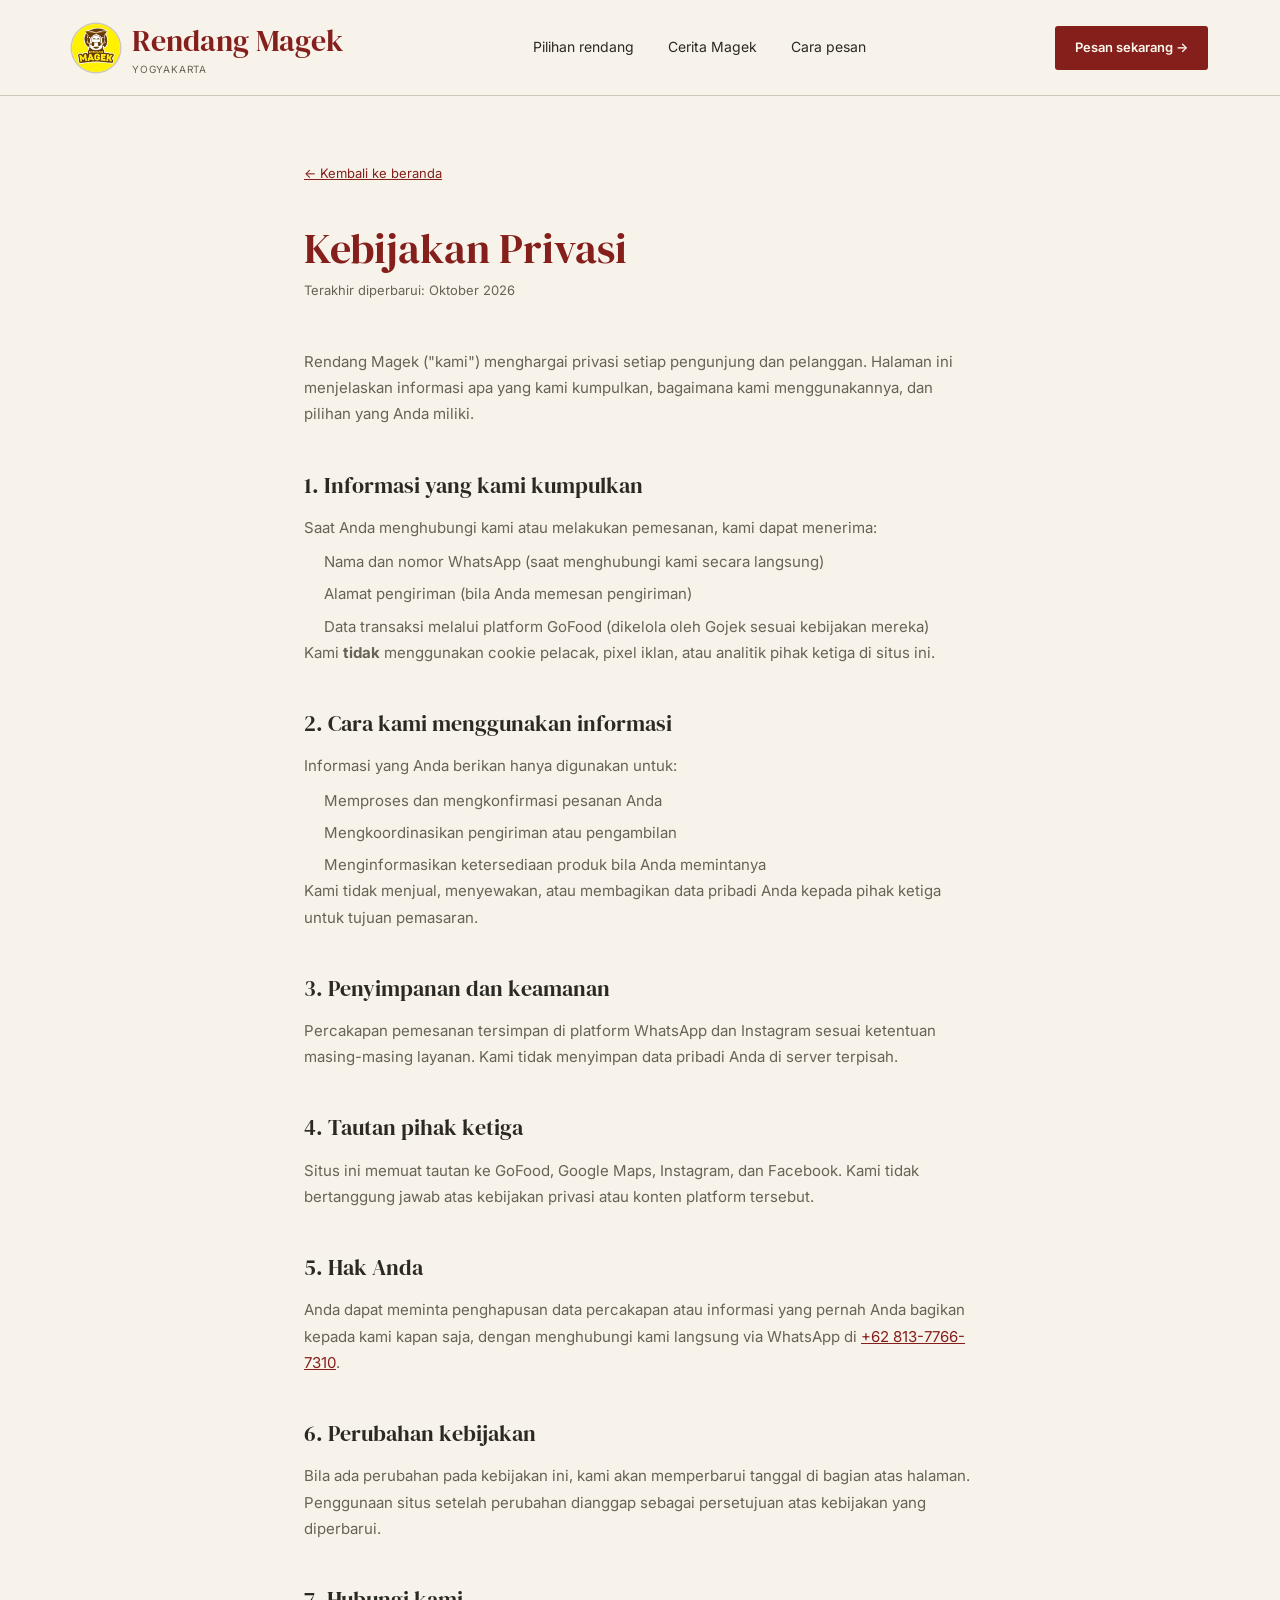
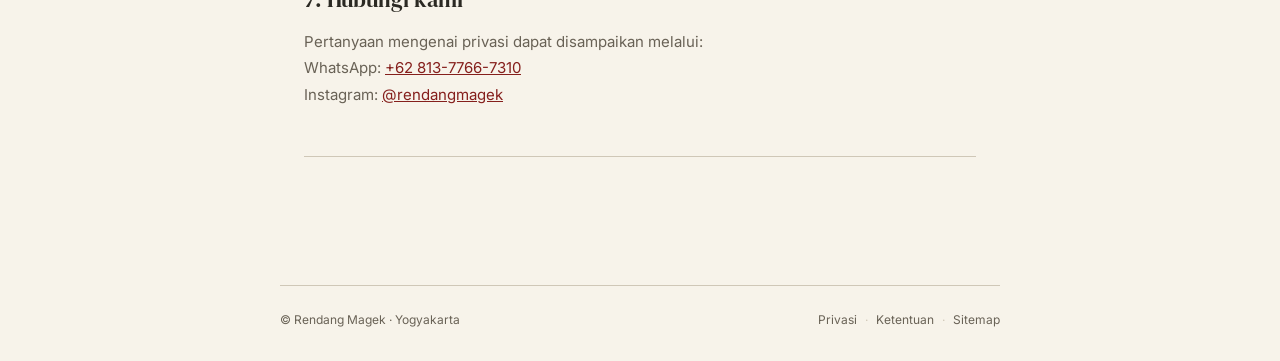
<file: privasi.html>
<!DOCTYPE html>
<html lang="id">
<head>
  <meta charset="UTF-8" />
  <meta name="viewport" content="width=device-width, initial-scale=1.0" />
  <title>Kebijakan Privasi — Rendang Magek Yogyakarta</title>
  <meta name="description" content="Kebijakan privasi Rendang Magek menjelaskan bagaimana kami mengumpulkan, menggunakan, dan melindungi informasi Anda." />
  <meta name="robots" content="noindex, follow" />
  <link rel="canonical" href="https://rendang-magek.vercel.app/privasi.html" />
  <meta property="og:type" content="website" />
  <meta property="og:title" content="Kebijakan Privasi — Rendang Magek" />
  <meta property="og:url" content="https://rendang-magek.vercel.app/privasi.html" />
  <link rel="icon" type="image/x-icon" href="favicon.ico" />
  <link rel="icon" type="image/png" sizes="32x32" href="gambar/favicon-32.png" />
  <link rel="apple-touch-icon" sizes="180x180" href="gambar/apple-touch-icon.png" />
  <link rel="manifest" href="site.webmanifest" />
  <meta name="theme-color" content="#851F1C" />
  <link rel="preconnect" href="https://fonts.googleapis.com" />
  <link rel="preconnect" href="https://fonts.gstatic.com" crossorigin />
  <link href="https://fonts.googleapis.com/css2?family=DM+Serif+Display:ital@0;1&family=Inter:wght@400;600&display=swap" rel="stylesheet" />
  <link rel="stylesheet" href="style.css" />
  <style>
    .halaman-legal { max-width: 720px; margin: 0 auto; padding: 64px 24px 96px; }
    .halaman-legal h1 { font-family: 'DM Serif Display', serif; font-size: 42px; font-weight: 400; color: #851F1C; margin-bottom: 8px; line-height: 1.15; }
    .halaman-legal .tanggal { font-size: 13px; color: #696256; margin-bottom: 48px; display: block; }
    .halaman-legal h2 { font-family: 'DM Serif Display', serif; font-size: 22px; font-weight: 400; color: #2B2923; margin: 40px 0 12px; }
    .halaman-legal p, .halaman-legal li { font-size: 15px; line-height: 1.75; color: #696256; }
    .halaman-legal ul { padding-left: 20px; margin-top: 8px; display: flex; flex-direction: column; gap: 6px; }
    .halaman-legal a { color: #851F1C; text-decoration: underline; }
    .halaman-legal .divider { height: 1px; background: #CFC7B7; margin: 48px 0 0; }
    .back-link { display: inline-flex; align-items: center; gap: 6px; font-size: 13px; color: #851F1C; text-decoration: none; margin-bottom: 40px; }
    .back-link:hover { opacity: 0.7; }
  </style>
</head>
<body>

  <header class="nav" id="nav">
    <a href="index.html" class="nav__brand" aria-label="Kembali ke Rendang Magek">
      <img src="gambar/logo.jpg" alt="Rendang Magek" class="nav__logo" width="48" height="48" loading="eager"/>
      <div class="nav__brand-text">
        <span class="nav__brand-name">Rendang Magek</span>
        <span class="nav__brand-city">Yogyakarta</span>
      </div>
    </a>
    <nav class="nav__links" aria-label="Menu utama">
      <a href="index.html#produk" class="nav__link">Pilihan rendang</a>
      <a href="index.html#cerita" class="nav__link">Cerita Magek</a>
      <a href="index.html#pesan" class="nav__link">Cara pesan</a>
    </nav>
    <a href="https://wa.me/6281377667310" target="_blank" rel="noopener" class="btn btn--nav">Pesan sekarang →</a>
  </header>

  <main>
    <div class="halaman-legal">
      <a href="index.html" class="back-link">← Kembali ke beranda</a>
      <h1>Kebijakan Privasi</h1>
      <span class="tanggal">Terakhir diperbarui: Oktober 2026</span>

      <p>Rendang Magek ("kami") menghargai privasi setiap pengunjung dan pelanggan. Halaman ini menjelaskan informasi apa yang kami kumpulkan, bagaimana kami menggunakannya, dan pilihan yang Anda miliki.</p>

      <h2>1. Informasi yang kami kumpulkan</h2>
      <p>Saat Anda menghubungi kami atau melakukan pemesanan, kami dapat menerima:</p>
      <ul>
        <li>Nama dan nomor WhatsApp (saat menghubungi kami secara langsung)</li>
        <li>Alamat pengiriman (bila Anda memesan pengiriman)</li>
        <li>Data transaksi melalui platform GoFood (dikelola oleh Gojek sesuai kebijakan mereka)</li>
      </ul>
      <p>Kami <strong>tidak</strong> menggunakan cookie pelacak, pixel iklan, atau analitik pihak ketiga di situs ini.</p>

      <h2>2. Cara kami menggunakan informasi</h2>
      <p>Informasi yang Anda berikan hanya digunakan untuk:</p>
      <ul>
        <li>Memproses dan mengkonfirmasi pesanan Anda</li>
        <li>Mengkoordinasikan pengiriman atau pengambilan</li>
        <li>Menginformasikan ketersediaan produk bila Anda memintanya</li>
      </ul>
      <p>Kami tidak menjual, menyewakan, atau membagikan data pribadi Anda kepada pihak ketiga untuk tujuan pemasaran.</p>

      <h2>3. Penyimpanan dan keamanan</h2>
      <p>Percakapan pemesanan tersimpan di platform WhatsApp dan Instagram sesuai ketentuan masing-masing layanan. Kami tidak menyimpan data pribadi Anda di server terpisah.</p>

      <h2>4. Tautan pihak ketiga</h2>
      <p>Situs ini memuat tautan ke GoFood, Google Maps, Instagram, dan Facebook. Kami tidak bertanggung jawab atas kebijakan privasi atau konten platform tersebut.</p>

      <h2>5. Hak Anda</h2>
      <p>Anda dapat meminta penghapusan data percakapan atau informasi yang pernah Anda bagikan kepada kami kapan saja, dengan menghubungi kami langsung via WhatsApp di <a href="https://wa.me/6281377667310">+62 813-7766-7310</a>.</p>

      <h2>6. Perubahan kebijakan</h2>
      <p>Bila ada perubahan pada kebijakan ini, kami akan memperbarui tanggal di bagian atas halaman. Penggunaan situs setelah perubahan dianggap sebagai persetujuan atas kebijakan yang diperbarui.</p>

      <h2>7. Hubungi kami</h2>
      <p>Pertanyaan mengenai privasi dapat disampaikan melalui:<br>
      WhatsApp: <a href="https://wa.me/6281377667310">+62 813-7766-7310</a><br>
      Instagram: <a href="https://www.instagram.com/rendangmagek" target="_blank" rel="noopener">@rendangmagek</a></p>

      <div class="divider"></div>
    </div>
  </main>

  <footer class="footer" style="padding-top: 32px;">
    <div class="footer__divider" role="separator" style="max-width:720px;margin:0 auto;"></div>
    <div class="footer__bawah" style="max-width:720px;">
      <p class="footer__copy">© Rendang Magek · Yogyakarta</p>
      <nav class="footer__legal" aria-label="Halaman legal">
        <a href="privasi.html" class="footer__legal-link">Privasi</a>
        <span class="footer__legal-sep" aria-hidden="true">·</span>
        <a href="ketentuan.html" class="footer__legal-link">Ketentuan</a>
        <span class="footer__legal-sep" aria-hidden="true">·</span>
        <a href="sitemap.xml" class="footer__legal-link">Sitemap</a>
      </nav>
    </div>
  </footer>

</body>
</html>
</file>
<file: style.css>
/* ============================================================
   Rendang Magek — Dari Minang ke Meja Anda
   Design System: earthy cream / deep red / warm brown
   Fonts: DM Serif Display (serif display) + Inter (body/UI)
   ============================================================ */

/* ---- Tokens ---- */
:root {
  --cream:      #F7F3EA;
  --cream-2:    #EEEBDF;
  --red:        #851F1C;
  --red-dark:   #611A18;
  --ink:        #2B2923;
  --muted:      #696256;
  --rule:       #CFC7B7;
  --sand:       #D8B8A8;
  --light-text: #FFF9ED;

  --font-serif: 'DM Serif Display', Georgia, serif;
  --font-sans:  'Inter', system-ui, sans-serif;

  --max-w: 1296px;
  --side:  72px;

  --ease-out: cubic-bezier(0.22, 1, 0.36, 1);
  --ease-in-out: cubic-bezier(0.65, 0, 0.35, 1);
}

/* ---- Reset ---- */
*, *::before, *::after { box-sizing: border-box; margin: 0; padding: 0; }
html { scroll-behavior: smooth; -webkit-text-size-adjust: 100%; }
body {
  background: var(--cream);
  color: var(--ink);
  font-family: var(--font-sans);
  font-size: 16px;
  line-height: 1.6;
  -webkit-font-smoothing: antialiased;
  overflow-x: hidden;
}
img, video { display: block; max-width: 100%; }
a { color: inherit; text-decoration: none; }
button { cursor: pointer; border: none; background: none; font: inherit; }
[role="separator"] { border: none; }
ul, ol { list-style: none; }

/* ---- Typography helpers ---- */
.label-section {
  font-family: var(--font-sans);
  font-weight: 600;
  font-size: 12px;
  line-height: 1.25;
  letter-spacing: 0.04em;
  text-transform: uppercase;
  color: var(--red);
}
.label-section--light { color: var(--sand); }

.link-underline {
  font-family: var(--font-sans);
  font-size: 14px;
  line-height: 1.25;
  color: var(--red);
  text-decoration: underline;
  text-underline-offset: 3px;
  transition: opacity 0.2s;
}
.link-underline:hover { opacity: 0.7; }

/* ---- Buttons ---- */
.btn {
  display: inline-flex;
  align-items: center;
  gap: 12px;
  padding: 0 24px;
  height: 52px;
  font-family: var(--font-sans);
  font-weight: 600;
  font-size: 14px;
  line-height: 1.25;
  border-radius: 3px;
  white-space: nowrap;
  transition: opacity 0.18s var(--ease-out), transform 0.18s var(--ease-out);
}
.btn:hover { opacity: 0.88; transform: translateY(-1px); }
.btn:active { transform: translateY(0); opacity: 1; }

.btn--primary {
  background: var(--red);
  color: var(--light-text);
}
.btn--nav {
  background: var(--red);
  color: var(--light-text);
  font-size: 13px;
  height: 44px;
  padding: 0 20px;
}
.btn--light {
  background: var(--light-text);
  color: var(--red);
}
.btn--maps {
  display: flex;
  align-items: center;
  height: 52px;
  padding: 0 16px;
  background: var(--red);
  color: var(--light-text);
  font-family: var(--font-sans);
  font-weight: 600;
  font-size: 14px;
  white-space: nowrap;
  transition: opacity 0.18s;
}
.btn--maps:hover { opacity: 0.85; }
.btn--dark {
  background: var(--ink);
  color: var(--light-text);
}

/* ---- Placeholder image states ---- */
.hero__img-wrap--placeholder,
.produk__foto--placeholder,
.cerita__img-wrap--placeholder,
.ide__foto--placeholder {
  background: linear-gradient(145deg, #e8ddd0 0%, #cec1b0 100%);
  position: relative;
}
.hero__img-wrap--placeholder::after,
.produk__foto--placeholder::after,
.cerita__img-wrap--placeholder::after,
.ide__foto--placeholder::after {
  content: 'Foto sajian';
  position: absolute;
  inset: 0;
  display: flex;
  align-items: center;
  justify-content: center;
  font-family: var(--font-sans);
  font-size: 13px;
  color: var(--muted);
}


/* ============================================================
   NAVIGATION
   ============================================================ */
.nav {
  position: sticky;
  top: 0;
  z-index: 100;
  display: flex;
  flex-direction: row;
  align-items: center;
  justify-content: space-between;
  padding: 0 var(--side);
  height: 96px;
  background: var(--cream);
  border-bottom: 1px solid var(--rule);
  transition: box-shadow 0.3s;
}
.nav.scrolled { box-shadow: 0 2px 24px rgba(43,41,35,0.08); }

.nav__brand {
  display: flex;
  flex-direction: column;
  align-items: flex-start;
  gap: 2px;
  flex-shrink: 0;
  text-decoration: none;
}
.nav__brand-name {
  font-family: var(--font-serif);
  font-size: 30px;
  line-height: 1.37;
  color: var(--red);
}
.nav__brand-city {
  font-family: var(--font-sans);
  font-size: 10px;
  line-height: 1.2;
  color: var(--muted);
  letter-spacing: 0.08em;
  text-transform: uppercase;
}

.nav__links {
  display: flex;
  align-items: center;
  gap: 34px;
}
.nav__link {
  font-family: var(--font-sans);
  font-size: 14px;
  line-height: 1.25;
  color: var(--ink);
  position: relative;
  padding-bottom: 2px;
}
.nav__link::after {
  content: '';
  position: absolute;
  bottom: 0; left: 0;
  width: 0; height: 1px;
  background: var(--red);
  transition: width 0.25s var(--ease-out);
}
.nav__link:hover::after { width: 100%; }

.nav__hamburger {
  display: none;
  flex-direction: column;
  gap: 5px;
  width: 28px;
  padding: 4px;
}
.nav__hamburger span {
  display: block;
  width: 100%;
  height: 1.5px;
  background: var(--ink);
  transition: transform 0.25s, opacity 0.25s;
}
.nav__hamburger.open span:nth-child(1) { transform: translateY(6.5px) rotate(45deg); }
.nav__hamburger.open span:nth-child(2) { opacity: 0; }
.nav__hamburger.open span:nth-child(3) { transform: translateY(-6.5px) rotate(-45deg); }

/* Mobile menu */
.mobile-menu {
  position: fixed;
  top: 96px; left: 0; right: 0;
  background: var(--cream);
  border-bottom: 1px solid var(--rule);
  z-index: 99;
  padding: 28px var(--side) 36px;
  display: flex;
  flex-direction: column;
  gap: 20px;
  transform: translateY(-12px);
  opacity: 0;
  pointer-events: none;
  transition: transform 0.3s var(--ease-out), opacity 0.3s;
}
.mobile-menu.open {
  transform: translateY(0);
  opacity: 1;
  pointer-events: all;
}
.mobile-menu__link {
  font-size: 18px;
  font-family: var(--font-serif);
  color: var(--ink);
  display: block;
}


/* ============================================================
   HERO
   ============================================================ */
.hero {
  display: flex;
  flex-direction: row;
  align-items: center;
  padding: 40px 40px 64px var(--side);
  gap: 40px;
  min-height: 720px;
  overflow: hidden;
}

.hero__copy {
  display: flex;
  flex-direction: column;
  align-items: flex-start;
  gap: 0;
  width: 570px;
  flex-shrink: 0;
}
.hero__copy > .label-section { margin-bottom: 24px; }

.hero__headline {
  font-family: var(--font-serif);
  font-size: clamp(56px, 6.1vw, 88px);
  font-weight: 400;
  line-height: 1.02;
  color: var(--red);
  margin-bottom: 28px;
}

.hero__body {
  display: flex;
  flex-direction: column;
  gap: 24px;
}

.hero__desc {
  font-size: 17px;
  line-height: 1.7;
  color: var(--muted);
  max-width: 454px;
}

.hero__ctas {
  display: flex;
  align-items: center;
  gap: 24px;
  flex-wrap: wrap;
}

.hero__note {
  font-size: 12px;
  color: var(--muted);
}

.hero__visual {
  flex: 1;
  display: flex;
  flex-direction: column;
  gap: 12px;
  min-width: 0;
}

.hero__img-wrap {
  width: 100%;
  aspect-ratio: 718 / 640;
  overflow: hidden;
  border-radius: 2px;
  background: linear-gradient(145deg, #e0d5c8, #c9baa9);
}
.hero__img {
  width: 100%;
  height: 100%;
  object-fit: cover;
  transition: transform 0.6s var(--ease-out);
  display: block;
}
.hero__img-wrap:hover .hero__img { transform: scale(1.02); }

.hero__caption {
  display: flex;
  justify-content: space-between;
  font-size: 11px;
  color: var(--muted);
  line-height: 1.18;
}

/* Entrance animations */
@keyframes fadeUp {
  from { opacity: 0; transform: translateY(20px); }
  to   { opacity: 1; transform: translateY(0); }
}
.hero__headline { animation: fadeUp 0.7s 0.1s both; }
.hero__desc     { animation: fadeUp 0.7s 0.22s both; }
.hero__ctas     { animation: fadeUp 0.7s 0.32s both; }
.hero__visual   { animation: fadeUp 0.8s 0.15s both; }


/* ============================================================
   PRODUK
   ============================================================ */
.produk { padding: 48px var(--side) 80px; }

.produk__inner {
  max-width: var(--max-w);
  margin: 0 auto;
  display: flex;
  flex-direction: column;
  gap: 36px;
}

.produk__divider {
  width: 100%;
  height: 1px;
  background: var(--rule);
}

.produk__header {
  display: flex;
  flex-direction: row;
  justify-content: space-between;
  align-items: flex-end;
}
.produk__header-left {
  display: flex;
  flex-direction: column;
  gap: 16px;
}
.produk__headline {
  font-family: var(--font-serif);
  font-size: clamp(32px, 3.3vw, 48px);
  font-weight: 400;
  line-height: 1.1;
  color: var(--ink);
}
.produk__header-note {
  font-size: 15px;
  line-height: 1.6;
  color: var(--muted);
  max-width: 350px;
  text-align: right;
}

.produk__grid {
  display: grid;
  grid-template-columns: 1fr 1fr;
  gap: 32px;
}

.produk__card {
  display: flex;
  flex-direction: column;
  gap: 20px;
}

.produk__foto {
  width: 100%;
  aspect-ratio: 632 / 344;
  overflow: hidden;
  border-radius: 2px;
  background: linear-gradient(145deg, #ddd0c3, #c9b8a5);
  position: relative;
}
.produk__foto-img {
  width: 100%;
  height: 100%;
  object-fit: cover;
  transition: transform 0.5s var(--ease-out);
  display: block;
}
.produk__card:hover .produk__foto-img { transform: scale(1.03); }

.produk__nama-row {
  display: flex;
  justify-content: space-between;
  align-items: center;
}
.produk__nama {
  font-family: var(--font-serif);
  font-size: 34px;
  font-weight: 400;
  line-height: 1.38;
  color: var(--red);
}
.produk__nama-row a {
  flex-shrink: 0;
  opacity: 0.7;
  transition: opacity 0.2s, transform 0.2s;
}
.produk__nama-row a:hover { opacity: 1; transform: translate(2px, -2px); }

.produk__karakter {
  font-size: 16px;
  line-height: 1.6;
  color: var(--muted);
}

.produk__info {
  display: flex;
  justify-content: space-between;
  align-items: flex-start;
}
.produk__jenis {
  font-size: 12px;
  color: var(--muted);
}
.produk__tanya {
  font-weight: 600;
  font-size: 13px;
  color: var(--red);
  transition: opacity 0.2s;
}
.produk__tanya:hover { opacity: 0.7; }


/* ============================================================
   CERITA
   ============================================================ */
.cerita {
  padding: 64px var(--side);
  background: var(--red);
}

.cerita__inner {
  max-width: var(--max-w);
  margin: 0 auto;
  display: flex;
  flex-direction: column;
  gap: 36px;
}

.cerita__top {
  display: flex;
  justify-content: space-between;
  align-items: flex-start;
}
.cerita__asal {
  font-weight: 400;
  letter-spacing: 0;
  text-transform: none;
}

.cerita__headline {
  font-family: var(--font-serif);
  font-size: clamp(42px, 5.4vw, 78px);
  font-weight: 400;
  line-height: 1.08;
  color: var(--light-text);
}

.cerita__divider {
  width: 100%;
  height: 1px;
  background: rgba(255,255,255,0.2);
}

.cerita__body {
  display: flex;
  flex-direction: row;
  align-items: center;
  gap: 80px;
}

.cerita__teks {
  display: flex;
  flex-direction: column;
  gap: 26px;
  width: 416px;
  flex-shrink: 0;
}
.cerita__sub {
  font-family: var(--font-serif);
  font-size: 30px;
  line-height: 1.25;
  color: var(--light-text);
}
.cerita__para {
  font-size: 17px;
  line-height: 1.7;
  color: var(--light-text);
}

.cerita__visual {
  flex: 1;
  display: flex;
  flex-direction: column;
  gap: 12px;
  min-width: 0;
}
.cerita__img-wrap {
  width: 100%;
  aspect-ratio: 800 / 352;
  overflow: hidden;
  border-radius: 2px;
  background: linear-gradient(135deg, #5a2e1c, #3d1f12);
}
.cerita__img {
  width: 100%;
  height: 100%;
  object-fit: cover;
  display: block;
}
.cerita__keterangan {
  font-size: 11px;
  color: var(--sand);
  line-height: 1.18;
}


/* ============================================================
   IDE SAJIAN
   ============================================================ */
.ide {
  padding: 80px var(--side) 72px;
}

.ide__inner {
  max-width: var(--max-w);
  margin: 0 auto;
  display: flex;
  flex-direction: column;
  gap: 32px;
}

.ide__header {
  display: flex;
  justify-content: space-between;
  align-items: flex-end;
}
.ide__header-left {
  display: flex;
  flex-direction: column;
  gap: 16px;
}
.ide__headline {
  font-family: var(--font-serif);
  font-size: clamp(32px, 3.3vw, 48px);
  font-weight: 400;
  line-height: 1.37;
  color: var(--ink);
}
.ide__note {
  font-size: 12px;
  color: var(--muted);
}

.ide__grid {
  display: grid;
  grid-template-columns: repeat(3, 1fr);
  gap: 28px;
}

.ide__card {
  display: flex;
  flex-direction: column;
  gap: 16px;
}
.ide__foto {
  width: 100%;
  aspect-ratio: 413 / 230;
  overflow: hidden;
  border-radius: 2px;
  background: linear-gradient(145deg, #ddd0c3, #c9b8a5);
}
.ide__foto-img {
  width: 100%;
  height: 100%;
  object-fit: cover;
  display: block;
  transition: transform 0.5s var(--ease-out);
}
.ide__card:hover .ide__foto-img { transform: scale(1.03); }

.ide__nama {
  font-family: var(--font-serif);
  font-size: 27px;
  font-weight: 400;
  line-height: 1.37;
  color: var(--ink);
}
.ide__saran {
  font-size: 15px;
  line-height: 1.6;
  color: var(--muted);
}


/* ============================================================
   CARA PESAN
   ============================================================ */
.pesan {
  padding: 56px var(--side);
  background: var(--cream-2);
}

.pesan__inner {
  max-width: var(--max-w);
  margin: 0 auto;
  display: flex;
  flex-direction: column;
  gap: 30px;
}

.pesan__top {
  display: flex;
  justify-content: space-between;
  align-items: center;
}
.pesan__intro {
  font-size: 14px;
  color: var(--muted);
}

.pesan__divider {
  width: 100%;
  height: 1px;
  background: var(--rule);
}

.pesan__steps {
  display: grid;
  grid-template-columns: repeat(3, 1fr);
  gap: 48px;
}

.pesan__step {
  display: flex;
  flex-direction: column;
  gap: 14px;
}
.pesan__nomor {
  font-size: 12px;
  color: var(--red);
  line-height: 1.25;
}
.pesan__judul {
  font-family: var(--font-serif);
  font-size: 28px;
  font-weight: 400;
  line-height: 1.35;
  color: var(--ink);
}
.pesan__penjelasan {
  font-size: 15px;
  line-height: 1.65;
  color: var(--muted);
}


/* ============================================================
   FAQ
   ============================================================ */
.faq {
  padding: 80px var(--side);
}

.faq__inner {
  max-width: var(--max-w);
  margin: 0 auto;
  display: flex;
  flex-direction: row;
  gap: 100px;
  align-items: flex-start;
}

.faq__kiri {
  flex-shrink: 0;
  width: 380px;
  display: flex;
  flex-direction: column;
  gap: 24px;
  position: sticky;
  top: 120px;
}
.faq__headline {
  font-family: var(--font-serif);
  font-size: clamp(32px, 3.3vw, 48px);
  font-weight: 400;
  line-height: 1.12;
  color: var(--ink);
}
.faq__desc {
  font-size: 16px;
  line-height: 1.7;
  color: var(--muted);
  max-width: 310px;
}

.faq__kanan {
  flex: 1;
  min-width: 0;
}

.faq__divider {
  width: 100%;
  height: 1px;
  background: var(--rule);
}

.faq__item { padding-top: 0; }

.faq__qa {
  display: flex;
  flex-direction: column;
  gap: 16px;
  padding: 24px 0 0;
}
.faq__q {
  font-weight: 600;
  font-size: 18px;
  line-height: 1.4;
  color: var(--ink);
  cursor: default;
}
.faq__a {
  font-size: 15px;
  line-height: 1.65;
  color: var(--muted);
  padding-bottom: 24px;
}


/* ============================================================
   CTA PENUTUP
   ============================================================ */
.cta-penutup {
  position: relative;
  height: 720px;
  overflow: hidden;
  display: flex;
  flex-direction: column;
  justify-content: space-between;
  padding: 72px;
  isolation: isolate;
  background: var(--red-dark);
}

.cta-penutup__bg {
  position: absolute;
  inset: 0;
  z-index: 0;
}
.cta-penutup__bg-img {
  width: 100%;
  height: 100%;
  object-fit: cover;
  opacity: 0.55;
  filter: saturate(0.8);
}
.cta-penutup__bg-img--hidden { display: none; }
.cta-penutup__overlay {
  position: absolute;
  inset: 0;
  background: linear-gradient(90deg,
    rgba(33,19,14,0.93) 0%,
    rgba(33,19,14,0.69) 50%,
    rgba(33,19,14,0.13) 100%);
}

.cta-penutup__inner {
  position: relative;
  z-index: 2;
  max-width: var(--max-w);
  width: 100%;
  display: flex;
  flex-direction: column;
  justify-content: space-between;
  height: 100%;
}

.cta-penutup__ajakan {
  display: flex;
  flex-direction: column;
  gap: 28px;
  max-width: 660px;
}
.cta-penutup__headline {
  font-family: var(--font-serif);
  font-size: clamp(48px, 5.8vw, 84px);
  font-weight: 400;
  line-height: 1.04;
  color: var(--light-text);
}
.cta-penutup__desc {
  font-size: 17px;
  line-height: 1.7;
  color: var(--light-text);
  max-width: 450px;
}

.cta-penutup__kontak {
  display: flex;
  flex-direction: column;
  gap: 24px;
}
.cta-penutup__divider {
  width: 100%;
  height: 1px;
  background: rgba(255,255,255,0.2);
}
.cta-penutup__destinasi {
  display: flex;
  flex-direction: row;
  justify-content: space-between;
  align-items: flex-end;
}
.cta-penutup__lokasi {
  display: flex;
  flex-direction: column;
  gap: 8px;
}
.cta-penutup__kota {
  font-family: var(--font-serif);
  font-size: 28px;
  font-weight: 400;
  line-height: 1.35;
  color: var(--light-text);
}
.cta-penutup__petunjuk {
  font-size: 13px;
  color: var(--light-text);
  opacity: 0.85;
}


/* ============================================================
   FOOTER
   ============================================================ */
.footer {
  padding: 56px var(--side) 32px;
  background: var(--cream);
}

.footer__inner {
  max-width: var(--max-w);
  margin: 0 auto;
  display: flex;
  justify-content: space-between;
  align-items: center;
  padding-bottom: 40px;
}

.footer__identitas {
  display: flex;
  flex-direction: column;
  gap: 8px;
}
.footer__nama {
  font-family: var(--font-serif);
  font-size: clamp(36px, 4.6vw, 66px);
  font-weight: 400;
  color: var(--red);
  line-height: 1;
}
.footer__tagline {
  font-size: 14px;
  color: var(--muted);
}

.footer__sosial {
  display: flex;
  flex-direction: row;
  gap: 64px;
}
.footer__sosial-item {
  display: flex;
  flex-direction: column;
  gap: 12px;
}
.footer__sosial-label {
  font-size: 12px;
  color: var(--muted);
}
.footer__sosial-link {
  font-size: 16px;
  color: var(--red);
  transition: opacity 0.2s;
}
.footer__sosial-link:hover { opacity: 0.7; }

.footer__divider {
  max-width: var(--max-w);
  margin: 0 auto;
  height: 1px;
  background: var(--rule);
}

.footer__bawah {
  max-width: var(--max-w);
  margin: 0 auto;
  padding-top: 24px;
  display: flex;
  justify-content: space-between;
  align-items: flex-start;
}
.footer__copy,
.footer__visual-note {
  font-size: 12px;
  color: var(--muted);
}


/* ============================================================
   SCROLL REVEAL
   ============================================================ */
[data-reveal] {
  opacity: 0;
  transform: translateY(24px);
  transition: opacity 0.6s var(--ease-out), transform 0.6s var(--ease-out);
}
[data-reveal].visible {
  opacity: 1;
  transform: none;
}


/* ============================================================
   RESPONSIVE — Tablet (≤ 1024px)
   ============================================================ */
@media (max-width: 1024px) {
  :root { --side: 40px; }

  .nav { padding: 0 var(--side); height: 80px; }
  .nav__links, .btn--nav { display: none; }
  .nav__hamburger { display: flex; }
  .mobile-menu { top: 80px; padding: 24px var(--side) 32px; }

  .hero {
    flex-direction: column;
    padding: 40px var(--side) 56px;
    min-height: unset;
    gap: 36px;
  }
  .hero__copy { width: 100%; }
  .hero__headline { font-size: clamp(48px, 7vw, 72px); }
  .hero__visual { width: 100%; }

  .produk__header { flex-direction: column; align-items: flex-start; gap: 12px; }
  .produk__header-note { text-align: left; max-width: 100%; }
  .produk__grid { grid-template-columns: 1fr; }

  .cerita__body { flex-direction: column; gap: 40px; }
  .cerita__teks { width: 100%; }
  .cerita__img-wrap { aspect-ratio: 4/3; }

  .ide__grid { grid-template-columns: 1fr 1fr; }

  .pesan__steps { grid-template-columns: 1fr; gap: 32px; }
  .pesan__top { flex-direction: column; align-items: flex-start; gap: 8px; }

  .faq__inner { flex-direction: column; gap: 48px; }
  .faq__kiri { width: 100%; position: static; }

  .cta-penutup { height: auto; min-height: 600px; padding: 56px var(--side); }
  .cta-penutup__destinasi { flex-direction: column; gap: 24px; align-items: flex-start; }

  .footer__inner { flex-direction: column; align-items: flex-start; gap: 40px; }
  .footer__sosial { flex-direction: column; gap: 28px; }
}

/* ============================================================
   RESPONSIVE — Mobile (≤ 640px)
   ============================================================ */
@media (max-width: 640px) {
  :root { --side: 20px; }

  .nav { height: 72px; }
  .nav__brand-name { font-size: 22px; }
  .mobile-menu { top: 72px; }

  .hero { padding: 32px var(--side) 48px; }
  .hero__headline { font-size: clamp(38px, 10vw, 56px); }
  .hero__desc { font-size: 15px; }
  .hero__ctas { flex-direction: column; align-items: flex-start; }

  .produk { padding: 40px var(--side) 56px; }
  .produk__headline { font-size: 32px; }
  .produk__nama { font-size: 26px; }

  .cerita { padding: 48px var(--side); }
  .cerita__headline { font-size: clamp(32px, 9vw, 52px); }
  .cerita__body { gap: 28px; }
  .cerita__sub { font-size: 24px; }

  .ide { padding: 56px var(--side) 48px; }
  .ide__grid { grid-template-columns: 1fr; }
  .ide__headline { font-size: 32px; }
  .ide__header { flex-direction: column; align-items: flex-start; gap: 12px; }

  .pesan { padding: 48px var(--side); }

  .faq { padding: 56px var(--side); }
  .faq__headline { font-size: 32px; }

  .cta-penutup { padding: 48px var(--side); min-height: 500px; }
  .cta-penutup__headline { font-size: clamp(36px, 10vw, 52px); }
  .cta-penutup__desc { font-size: 15px; }

  .footer { padding: 40px var(--side) 24px; }
  .footer__nama { font-size: 36px; }
  .footer__bawah { flex-direction: column; gap: 8px; }
}

/* ============================================================
   TAMBAHAN: Order buttons, Footer address, GoFood btn
   ============================================================ */

/* CTA order row — dua tombol berdampingan */
.cta-penutup__order {
  display: flex;
  flex-direction: row;
  gap: 16px;
  flex-wrap: wrap;
}

/* GoFood button */
.btn--gofood {
  display: inline-flex;
  align-items: center;
  gap: 12px;
  padding: 0 24px;
  height: 52px;
  font-family: var(--font-sans);
  font-weight: 600;
  font-size: 14px;
  border-radius: 3px;
  white-space: nowrap;
  background: rgba(255,255,255,0.15);
  color: var(--light-text);
  border: 1px solid rgba(255,255,255,0.35);
  transition: background 0.18s, opacity 0.18s, transform 0.18s var(--ease-out);
}
.btn--gofood:hover {
  background: rgba(255,255,255,0.22);
  transform: translateY(-1px);
}

/* CTA petunjuk kota — lebih panjang, beri max-width */
.cta-penutup__petunjuk {
  font-size: 13px;
  color: var(--light-text);
  opacity: 0.85;
  max-width: 540px;
  line-height: 1.6;
}
.cta-penutup__petunjuk strong {
  font-weight: 600;
  opacity: 1;
}

/* Footer alamat dan jam */
.footer__identitas {
  display: flex;
  flex-direction: column;
  gap: 8px;
  max-width: 340px;
}
.footer__alamat {
  font-style: normal;
  font-size: 13px;
  line-height: 1.6;
  color: var(--muted);
  margin-top: 4px;
}
.footer__jam {
  display: flex;
  flex-direction: column;
  gap: 2px;
  font-size: 12px;
  color: var(--muted);
  margin-top: 4px;
}
.footer__jam-label {
  font-weight: 600;
  font-size: 11px;
  letter-spacing: 0.04em;
  text-transform: uppercase;
  color: var(--red);
}

/* Footer sosial — lebih banyak item, wrap */
.footer__sosial {
  display: flex;
  flex-direction: row;
  flex-wrap: wrap;
  gap: 40px 56px;
  max-width: 560px;
  justify-content: flex-end;
  align-items: flex-start;
}

/* Responsive tambahan */
@media (max-width: 1024px) {
  .footer__sosial {
    justify-content: flex-start;
  }
  .cta-penutup__order {
    flex-direction: column;
    align-items: flex-start;
  }
}
@media (max-width: 640px) {
  .footer__sosial {
    gap: 24px 40px;
  }
}

/* ============================================================
   FOOTER LEGAL LINKS — Privasi · Ketentuan · Sitemap
   ============================================================ */
.footer__bawah {
  display: flex;
  flex-wrap: wrap;
  justify-content: space-between;
  align-items: center;
  gap: 12px;
}
.footer__legal {
  display: flex;
  align-items: center;
  gap: 8px;
}
.footer__legal-link {
  font-size: 12px;
  color: var(--muted);
  text-decoration: none;
  transition: color 0.2s;
}
.footer__legal-link:hover { color: var(--red); }
.footer__legal-sep {
  font-size: 12px;
  color: var(--rule);
  user-select: none;
}

@media (max-width: 640px) {
  .footer__bawah { flex-direction: column; align-items: flex-start; gap: 8px; }
}

/* ============================================================
   PRODUK GRID 4 KOLOM
   ============================================================ */
.produk__grid--4 {
  grid-template-columns: repeat(4, 1fr);
  gap: 24px;
}

/* Foto persegi (1:1) untuk grid 4 */
.produk__foto--sq {
  aspect-ratio: 1 / 1;
}

/* Nama dan karakter lebih kecil di grid 4 */
.produk__nama--sm {
  font-size: 22px;
  line-height: 1.3;
}
.produk__karakter--sm {
  font-size: 14px;
  line-height: 1.6;
}

/* ============================================================
   VIDEO SECTION
   ============================================================ */
.video-section {
  padding: 80px var(--side);
  background: var(--cream-2);
}

.video-section__inner {
  max-width: var(--max-w);
  margin: 0 auto;
  display: flex;
  flex-direction: column;
  gap: 32px;
}

.video-section__header {
  display: flex;
  flex-direction: column;
  gap: 14px;
}

.video-section__headline {
  font-family: var(--font-serif);
  font-size: clamp(32px, 3.3vw, 48px);
  font-weight: 400;
  line-height: 1.15;
  color: var(--ink);
}

.video-section__wrap {
  width: 100%;
  border-radius: 4px;
  overflow: hidden;
  background: #000;
  position: relative;
  /* Maintain 9:16 portrait aspect for the ad video — override if landscape */
  max-height: 80vh;
  display: flex;
  justify-content: center;
}

.video-section__video {
  width: 100%;
  max-width: 480px;
  height: auto;
  max-height: 80vh;
  object-fit: contain;
  display: block;
  border-radius: 4px;
}

/* ============================================================
   RESPONSIVE — produk 4 col + video
   ============================================================ */
@media (max-width: 1024px) {
  .produk__grid--4 {
    grid-template-columns: repeat(2, 1fr);
    gap: 28px;
  }
  .produk__nama--sm { font-size: 26px; }
  .produk__karakter--sm { font-size: 15px; }
  .video-section { padding: 56px var(--side); }
}

@media (max-width: 640px) {
  .produk__grid--4 {
    grid-template-columns: 1fr;
    gap: 32px;
  }
  .produk__foto--sq { aspect-ratio: 4 / 3; }
  .produk__nama--sm { font-size: 28px; }
  .video-section { padding: 48px var(--side); }
  .video-section__video { max-width: 100%; }
}

/* ============================================================
   NAV LOGO
   ============================================================ */
.nav__logo {
  width: 48px;
  height: 48px;
  border-radius: 50%;
  object-fit: cover;
  flex-shrink: 0;
  /* Logo kuning — beri ring tipis agar kontras di background cream */
  box-shadow: 0 0 0 1.5px var(--rule);
}

.nav__brand {
  gap: 12px; /* override: teks + logo butuh gap horizontal */
  flex-direction: row;
  align-items: center;
}

.nav__brand-text {
  display: flex;
  flex-direction: column;
  align-items: flex-start;
  gap: 2px;
}

@media (max-width: 640px) {
  .nav__logo { width: 40px; height: 40px; }
  .nav__brand-name { font-size: 20px; }
}
</file>
